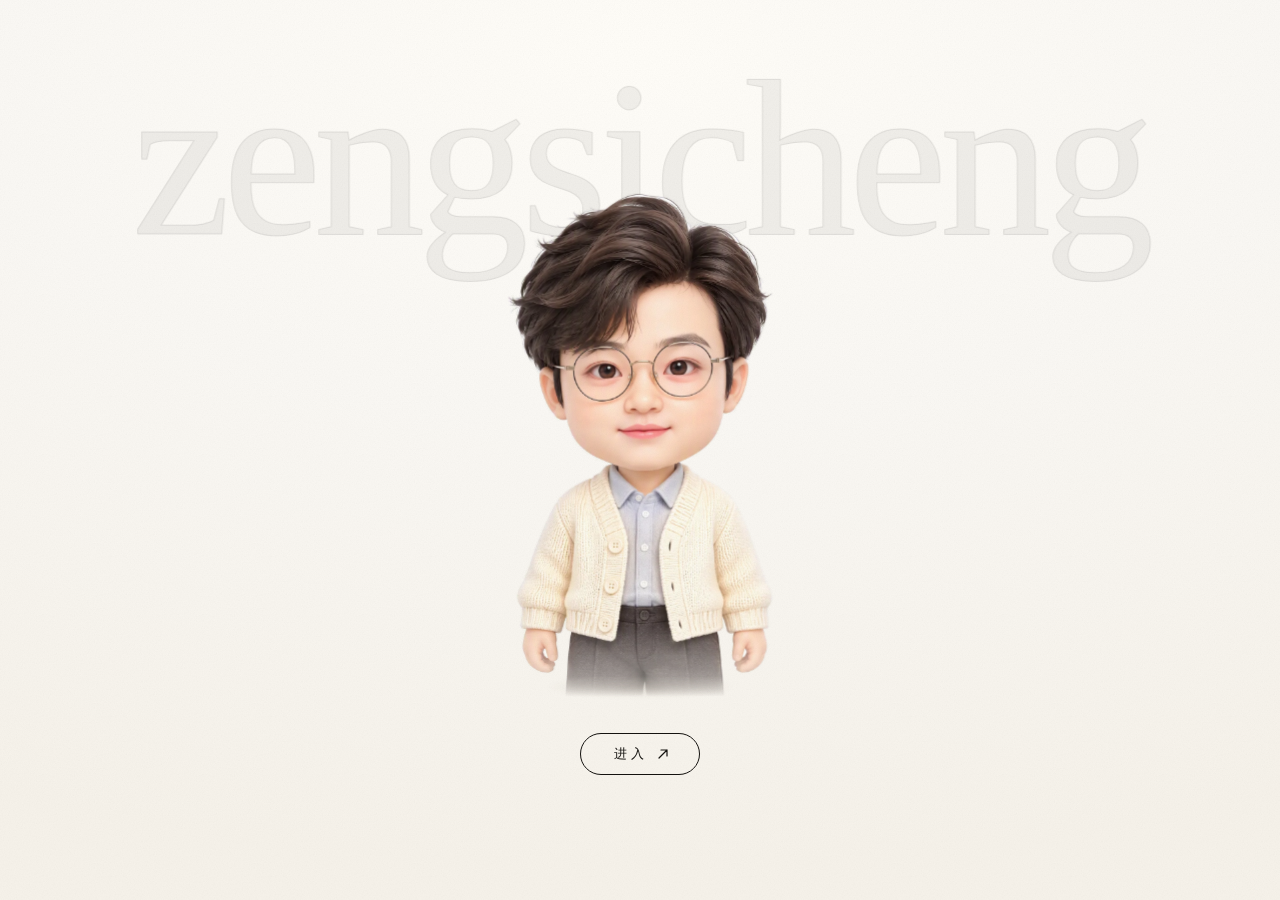
<file: index.html>
<!DOCTYPE html>
<html lang="zh-CN">
<head>
<meta charset="UTF-8">
<meta name="viewport" content="width=device-width, initial-scale=1.0">
<title>zengsicheng · 曾思诚</title>
<meta name="description" content="曾思诚的个人网站：数据分析、产品设计与科研作品。">
<meta name="theme-color" content="#faf8f4">
<link rel="icon" href="/favicon.svg" type="image/svg+xml">
<link rel="apple-touch-icon" href="/apple-touch-icon.png">
<link rel="preload" href="assets/img/welcome/avatar.webp" as="image" fetchpriority="high">
<link rel="stylesheet" href="assets/css/welcome.css">
</head>
<body class="welcome" id="top">

<div class="noise" aria-hidden="true"></div>

<p class="wordmark" aria-hidden="true" data-depth="0.35">zengsicheng</p>

<main class="hero">
  <div class="avatar-wrap">
    <div class="avatar-tilt">
      <img class="avatar-base" src="assets/img/welcome/avatar.webp"
           alt="曾思诚的 Q 版形象" width="800" height="1513" fetchpriority="high" decoding="async">
      <img class="avatar-eyes" src="assets/img/welcome/avatar-eyes.webp"
           alt="" aria-hidden="true" width="800" height="1513" decoding="async">
      <img class="avatar-blink" src="assets/img/welcome/avatar-blink.webp"
           alt="" aria-hidden="true" width="800" height="1513" decoding="async">
    </div>
    <span class="avatar-shadow" aria-hidden="true"></span>
  </div>

  <h1 class="visually-hidden">曾思诚的个人网站</h1>

  <div class="hero-foot">
    <a class="enter" href="home.html" id="enterBtn">
      <span class="enter-label">进入</span>
      <span class="enter-arrow" aria-hidden="true">
        <svg width="12" height="12" viewBox="0 0 12 12" fill="none">
          <path d="M2 10 10 2M4 2h6v6" stroke="currentColor" stroke-width="1.2"
                stroke-linecap="round" stroke-linejoin="round"/>
        </svg>
      </span>
    </a>
  </div>
</main>

<script src="assets/js/welcome.js"></script>
</body>
</html>
</file>
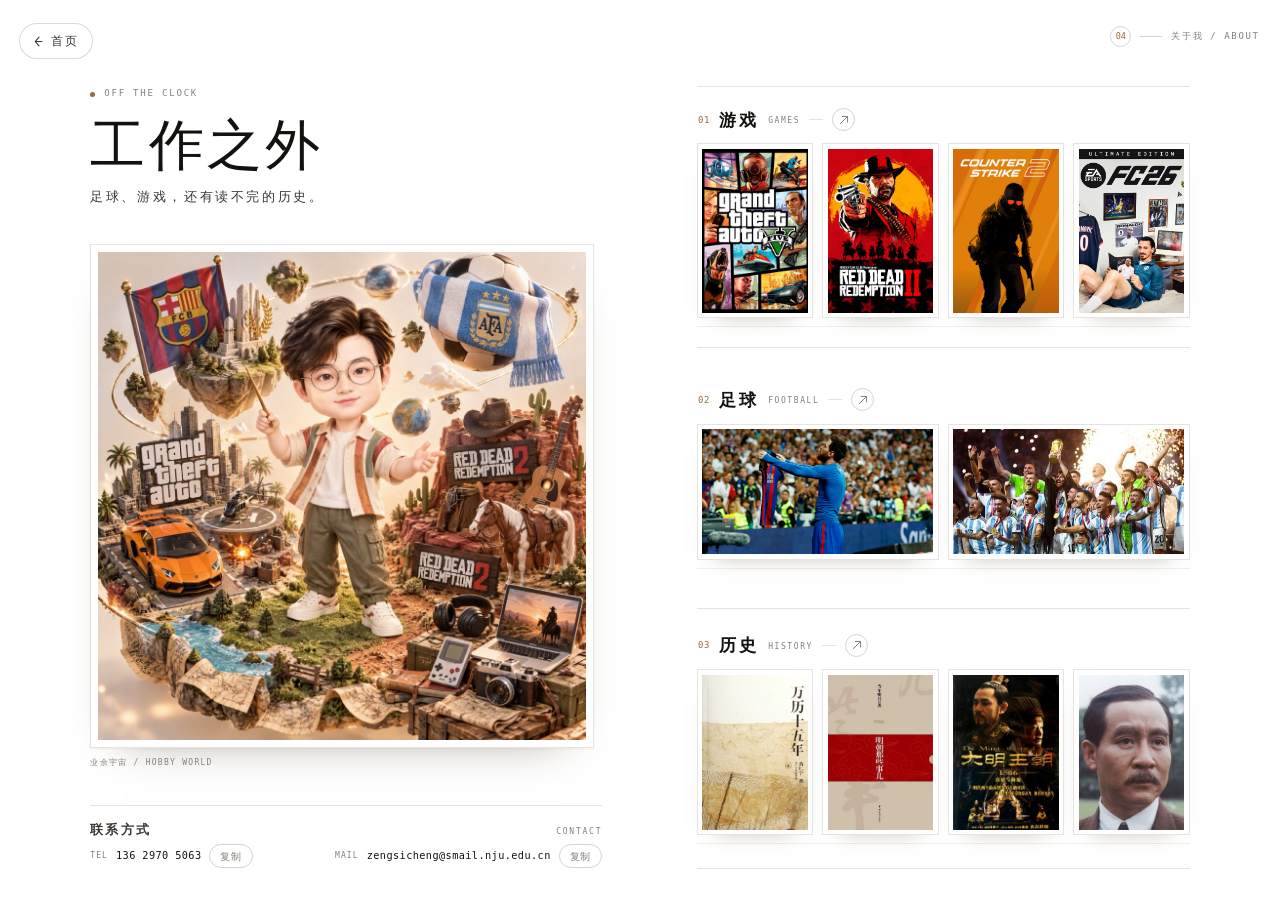
<file: about.html>
<!DOCTYPE html>
<html lang="zh-CN">
<head>
<meta charset="UTF-8">
<meta name="viewport" content="width=device-width, initial-scale=1.0">
<title>关于我 · 曾思诚</title>
<meta name="description" content="曾思诚在工作之外：游戏、足球与历史，以及联系方式。">
<link rel="canonical" href="https://zengsicheng.top/about.html">
<meta property="og:type" content="website">
<meta property="og:site_name" content="曾思诚">
<meta property="og:locale" content="zh_CN">
<meta property="og:title" content="关于我 · 曾思诚">
<meta property="og:description" content="曾思诚在工作之外：游戏、足球与历史，以及联系方式。">
<meta property="og:url" content="https://zengsicheng.top/about.html">
<meta property="og:image" content="https://zengsicheng.top/assets/img/og-cover.jpg">
<meta property="og:image:width" content="1200">
<meta property="og:image:height" content="630">
<meta name="twitter:card" content="summary_large_image">
<meta name="theme-color" content="#faf8f4">
<link rel="icon" href="/favicon.svg" type="image/svg+xml">
<link rel="alternate icon" href="/favicon.ico" sizes="32x32">
<link rel="apple-touch-icon" href="/apple-touch-icon.png">
<link rel="stylesheet" href="assets/css/style.css">
</head>
<body class="about-page" id="top">

<a class="back-home" href="home.html">
  <svg class="back-icon" width="13" height="13" viewBox="0 0 13 13" fill="none" aria-hidden="true">
    <path d="M8 2.2 4.2 6.5 8 10.8M4.4 6.5H11" stroke="currentColor" stroke-width="1.1"
      stroke-linecap="round" stroke-linejoin="round"/>
  </svg>
  <span>首页</span>
</a>

<p class="about-topmark">
  <span class="about-topmark-no">04</span>
  <span class="about-topmark-line" aria-hidden="true"></span>
  关于我 / ABOUT
</p>

<main class="about">

  <!-- 左：身份 · 插画 · 联系方式 -->
  <section class="about-id" aria-labelledby="about-title">
    <header class="about-head">
      <p class="about-eyebrow"><span class="about-dot" aria-hidden="true"></span>OFF THE CLOCK</p>
      <h1 class="about-title" id="about-title">工作之外</h1>
      <p class="about-sub">足球、游戏，还有读不完的历史。</p>
    </header>

    <figure class="about-print">
      <span class="about-print-frame">
        <img src="assets/img/about/hobby-world.jpg" width="1000" height="1000"
          alt="把游戏、足球与历史收藏在一个微缩世界里的插画：GTA、荒野大镖客、巴萨旗帜、阿根廷围巾、足球场与旧书">
      </span>
      <figcaption>
        <span>业余宇宙 / HOBBY WORLD</span>
      </figcaption>
    </figure>

    <section class="about-contact" aria-labelledby="contact-title">
      <div class="contact-head">
        <h2 class="contact-title" id="contact-title">联系方式</h2>
        <span class="contact-en">CONTACT</span>
      </div>

      <div class="contact-list">
        <div class="contact-item">
          <span class="contact-label">TEL</span>
          <a class="contact-value" href="tel:13629705063">136 2970 5063</a>
          <button class="contact-copy" type="button" data-copy="13629705063"
            aria-label="复制手机号 136 2970 5063">复制</button>
        </div>

        <div class="contact-item">
          <span class="contact-label">MAIL</span>
          <a class="contact-value" href="mailto:zengsicheng@smail.nju.edu.cn">zengsicheng@smail.nju.edu.cn</a>
          <button class="contact-copy" type="button" data-copy="zengsicheng@smail.nju.edu.cn"
            aria-label="复制邮箱 zengsicheng@smail.nju.edu.cn">复制</button>
        </div>
      </div>
    </section>
  </section>

  <!-- 右：三排收藏 -->
  <div class="about-shelves" aria-label="我的爱好">

    <button class="shelf shelf--games" type="button" data-hobby="games"
      aria-haspopup="dialog" aria-controls="hobbySheet"
      aria-label="游戏：GTA 系列、荒野大镖客 2、CS2、FC 系列，查看详情">
      <span class="shelf-head">
        <span class="shelf-no">01</span>
        <span class="shelf-name">游戏</span>
        <span class="shelf-en">GAMES</span>
        <span class="shelf-rule" aria-hidden="true"></span>
        <span class="shelf-go" aria-hidden="true">
          <svg width="10" height="10" viewBox="0 0 11 11" fill="none">
            <path d="M1.6 9.4 9.4 1.6M3.4 1.6h6v6" stroke="currentColor" stroke-width="1.1"
              stroke-linecap="round" stroke-linejoin="round"/>
          </svg>
        </span>
      </span>
      <span class="shelf-items">
        <span class="shelf-frame" data-cap="GTA V">
          <img src="assets/img/about/game-gta.jpg" width="600" height="900" alt="GTA V 封面">
        </span>
        <span class="shelf-frame" data-cap="荒野大镖客 2">
          <img src="assets/img/about/game-rdr2.jpg" width="600" height="900" alt="荒野大镖客 2 封面">
        </span>
        <span class="shelf-frame" data-cap="CS2">
          <img src="assets/img/about/game-cs2.jpg" width="600" height="900" alt="Counter-Strike 2 封面">
        </span>
        <span class="shelf-frame" data-cap="FC 26">
          <img src="assets/img/about/game-fc.jpg" width="800" height="1200"
            alt="EA SPORTS FC 26 终极版封面">
        </span>
      </span>
    </button>

    <button class="shelf shelf--football" type="button" data-hobby="football"
      aria-haspopup="dialog" aria-controls="hobbySheet"
      aria-label="足球：主队阿根廷与巴塞罗那，查看详情">
      <span class="shelf-head">
        <span class="shelf-no">02</span>
        <span class="shelf-name">足球</span>
        <span class="shelf-en">FOOTBALL</span>
        <span class="shelf-rule" aria-hidden="true"></span>
        <span class="shelf-go" aria-hidden="true">
          <svg width="10" height="10" viewBox="0 0 11 11" fill="none">
            <path d="M1.6 9.4 9.4 1.6M3.4 1.6h6v6" stroke="currentColor" stroke-width="1.1"
              stroke-linecap="round" stroke-linejoin="round"/>
          </svg>
        </span>
      </span>
      <span class="shelf-items">
        <span class="shelf-frame" data-cap="伯纳乌">
          <img src="assets/img/about/football-bernabeu.jpg" width="1500" height="844"
            alt="梅西在伯纳乌举起巴萨球衣庆祝">
        </span>
        <span class="shelf-frame" data-cap="卡塔尔">
          <img src="assets/img/about/football-worldcup.jpg" width="448" height="252"
            alt="梅西与阿根廷队在卡塔尔捧起大力神杯">
        </span>
      </span>
    </button>

    <button class="shelf shelf--history" type="button" data-hobby="history"
      aria-haspopup="dialog" aria-controls="hobbySheet"
      aria-label="历史：万历十五年、明朝那些事儿、大明王朝 1566、走向共和，查看详情">
      <span class="shelf-head">
        <span class="shelf-no">03</span>
        <span class="shelf-name">历史</span>
        <span class="shelf-en">HISTORY</span>
        <span class="shelf-rule" aria-hidden="true"></span>
        <span class="shelf-go" aria-hidden="true">
          <svg width="10" height="10" viewBox="0 0 11 11" fill="none">
            <path d="M1.6 9.4 9.4 1.6M3.4 1.6h6v6" stroke="currentColor" stroke-width="1.1"
              stroke-linecap="round" stroke-linejoin="round"/>
          </svg>
        </span>
      </span>
      <span class="shelf-items">
        <span class="shelf-frame" data-cap="万历十五年">
          <img src="assets/img/about/book-wanli.jpg" width="600" height="859" alt="《万历十五年》封面">
        </span>
        <span class="shelf-frame" data-cap="明朝那些事儿">
          <img src="assets/img/about/book-ming.jpg" width="300" height="444" alt="《明朝那些事儿》封面">
        </span>
        <span class="shelf-frame" data-cap="大明王朝 1566">
          <img src="assets/img/about/tv-daming.jpg" width="500" height="700" alt="《大明王朝 1566》海报">
        </span>
        <span class="shelf-frame" data-cap="孙中山">
          <img src="assets/img/about/history-sunwen.jpg" width="256" height="384" alt="《走向共和》中孙中山的剧照">
        </span>
      </span>
    </button>

  </div>
</main>

<!-- 浮窗：收藏详情 -->
<div class="hobby-sheet" id="hobbySheet">
  <div class="hobby-panel" role="dialog" aria-modal="true" aria-labelledby="hobby-games-title" tabindex="-1">
    <button class="hobby-close" type="button" aria-label="关闭详情">
      <svg width="14" height="14" viewBox="0 0 16 16" fill="none" aria-hidden="true">
        <path d="M3 3l10 10M13 3 3 13" stroke="currentColor" stroke-width="1.3" stroke-linecap="round"/>
      </svg>
    </button>

    <div class="hobby-views">

      <section class="hobby-view hobby-view--games" data-view="games" aria-labelledby="hobby-games-title">
        <header class="hobby-head">
          <p class="hobby-kicker"><span class="hobby-no">01</span> GAMES / 游戏</p>
          <h2 class="hobby-title" id="hobby-games-title">游戏</h2>
          <p class="hobby-line">在洛圣都、西部荒野和服务器里度过的夜晚。</p>
        </header>
        <div class="hobby-rail">
          <figure class="hobby-shot"><img src="assets/img/about/game-gta.jpg" width="600" height="900" alt="GTA V 封面"></figure>
          <figure class="hobby-shot"><img src="assets/img/about/game-rdr2.jpg" width="600" height="900" alt="荒野大镖客 2 封面"></figure>
          <figure class="hobby-shot"><img src="assets/img/about/game-cs2.jpg" width="600" height="900" alt="Counter-Strike 2 封面"></figure>
          <figure class="hobby-shot"><img src="assets/img/about/game-fc.jpg" width="800" height="1200" alt="EA SPORTS FC 26 终极版封面"></figure>
        </div>
        <footer class="hobby-foot">
          <ul class="hobby-tags">
            <li>GTA 系列</li>
            <li>荒野大镖客 2</li>
            <li>CS2</li>
            <li>FC 系列</li>
          </ul>
        </footer>
      </section>

      <section class="hobby-view hobby-view--football" data-view="football" aria-labelledby="hobby-football-title">
        <header class="hobby-head">
          <p class="hobby-kicker"><span class="hobby-no">02</span> FOOTBALL / 足球</p>
          <h2 class="hobby-title" id="hobby-football-title">足球</h2>
          <p class="hobby-line">主队是阿根廷和巴塞罗那。</p>
        </header>
        <div class="hobby-rail">
          <figure class="hobby-shot"><img src="assets/img/about/football-bernabeu.jpg" width="1500" height="844" alt="梅西在伯纳乌举起巴萨球衣庆祝"></figure>
          <figure class="hobby-shot"><img src="assets/img/about/football-worldcup.jpg" width="448" height="252" alt="梅西与阿根廷队在卡塔尔捧起大力神杯"></figure>
        </div>
        <footer class="hobby-foot">
          <ul class="hobby-tags">
            <li>阿根廷</li>
            <li>巴塞罗那</li>
            <li>梅西</li>
          </ul>
        </footer>
      </section>

      <section class="hobby-view hobby-view--history" data-view="history" aria-labelledby="hobby-history-title">
        <header class="hobby-head">
          <p class="hobby-kicker"><span class="hobby-no">03</span> HISTORY / 历史</p>
          <h2 class="hobby-title" id="hobby-history-title">历史</h2>
          <p class="hobby-line">明史、近代史，书和剧都看。</p>
        </header>
        <div class="hobby-rail">
          <figure class="hobby-shot"><img src="assets/img/about/book-wanli.jpg" width="600" height="859" alt="《万历十五年》封面"></figure>
          <figure class="hobby-shot"><img src="assets/img/about/book-ming.jpg" width="300" height="444" alt="《明朝那些事儿》封面"></figure>
          <figure class="hobby-shot"><img src="assets/img/about/tv-daming.jpg" width="500" height="700" alt="《大明王朝 1566》海报"></figure>
          <figure class="hobby-shot"><img src="assets/img/about/history-sunwen.jpg" width="256" height="384" alt="《走向共和》中孙中山的剧照"></figure>
        </div>
        <footer class="hobby-foot">
          <ul class="hobby-tags">
            <li>万历十五年</li>
            <li>明朝那些事儿</li>
            <li>大明王朝 1566</li>
            <li>走向共和</li>
          </ul>
        </footer>
      </section>

    </div>
  </div>
</div>

<p class="visually-hidden" aria-live="polite" id="copyStatus"></p>

<script src="assets/js/about.js"></script>
</body>
</html>
</file>
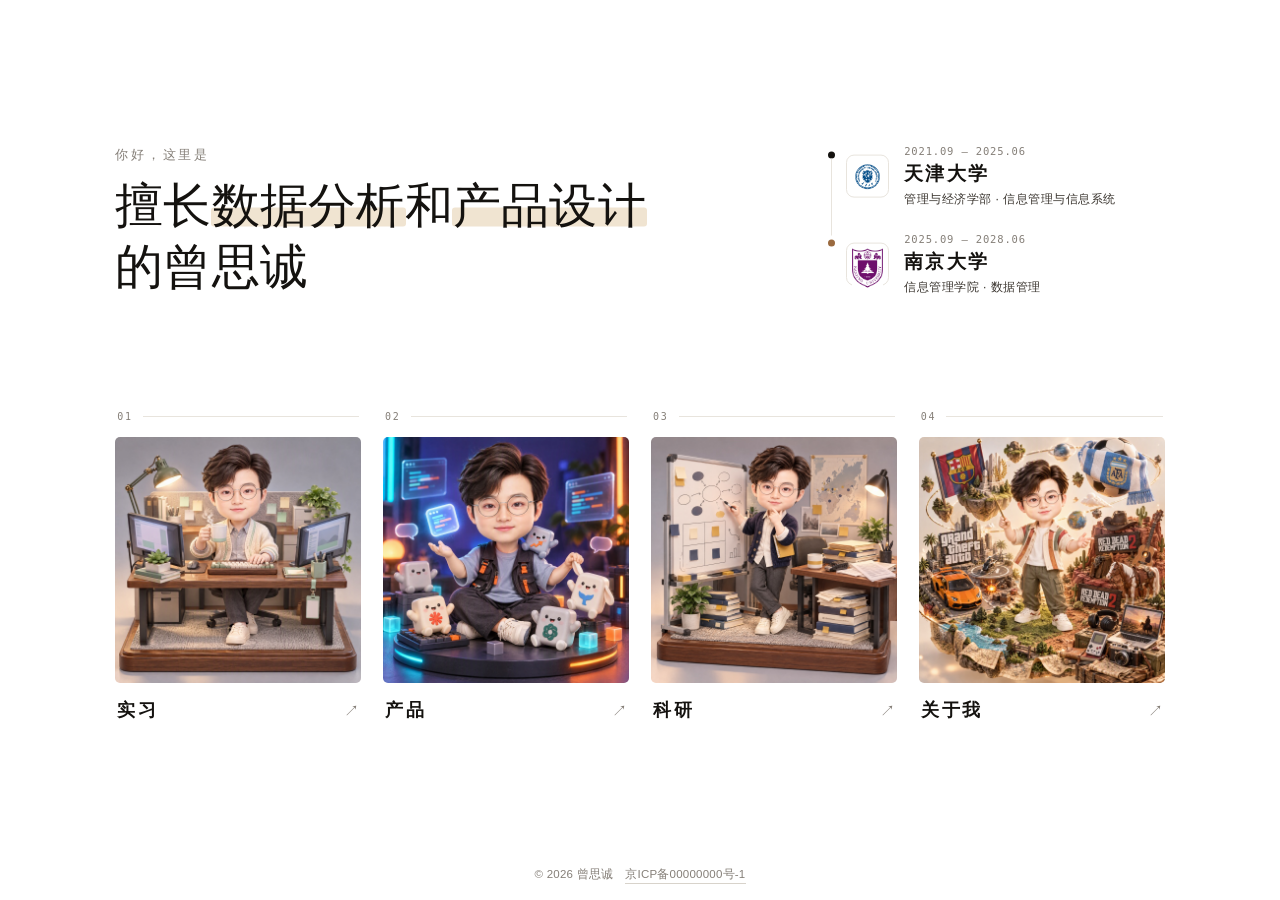
<file: home.html>
<!DOCTYPE html>
<html lang="zh-CN">
<head>
<meta charset="UTF-8">
<meta name="viewport" content="width=device-width, initial-scale=1.0">
<title>曾思诚 · 数据分析与产品设计</title>
<meta name="description" content="曾思诚的个人主页：擅长数据分析与产品设计，天津大学信息管理与信息系统本科，南京大学数据管理硕士研究生在读。">
<link rel="canonical" href="https://zengsicheng.top/home.html">
<meta property="og:type" content="website">
<meta property="og:site_name" content="曾思诚">
<meta property="og:locale" content="zh_CN">
<meta property="og:title" content="曾思诚 · 数据分析与产品设计">
<meta property="og:description" content="曾思诚的个人主页：擅长数据分析与产品设计，天津大学信息管理与信息系统本科，南京大学数据管理硕士研究生在读。">
<meta property="og:url" content="https://zengsicheng.top/home.html">
<meta property="og:image" content="https://zengsicheng.top/assets/img/og-cover.jpg">
<meta property="og:image:width" content="1200">
<meta property="og:image:height" content="630">
<meta name="twitter:card" content="summary_large_image">
<meta name="theme-color" content="#faf8f4">
<link rel="icon" href="/favicon.svg" type="image/svg+xml">
<link rel="alternate icon" href="/favicon.ico" sizes="32x32">
<link rel="apple-touch-icon" href="/apple-touch-icon.png">
<link rel="stylesheet" href="assets/css/style.css">
</head>
<body class="home" id="top">

<main class="stage">
  <div class="stage-top">
    <h1 class="headline">
      <span class="headline-eyebrow">你好，这里是</span>
      <span class="headline-line">擅长<em class="hl">数据分析</em>和<em class="hl">产品设计</em></span>
      <span class="headline-line">的曾思诚</span>
    </h1>

    <ol class="edu-list" aria-label="教育背景">
      <li class="edu-item">
        <span class="edu-dot" aria-hidden="true"></span>
        <span class="edu-logo">
          <img src="assets/img/logo-tju.png" alt="天津大学校徽">
        </span>
        <div class="edu-body">
          <p class="edu-date">2021.09 — 2025.06</p>
          <p class="edu-school">天津大学</p>
          <p class="edu-detail">管理与经济学部 · 信息管理与信息系统</p>
        </div>
      </li>

      <li class="edu-item">
        <span class="edu-dot" aria-hidden="true"></span>
        <span class="edu-logo">
          <img src="assets/img/logo-nju.png" alt="南京大学校徽">
        </span>
        <div class="edu-body">
          <p class="edu-date">2025.09 — 2028.06</p>
          <p class="edu-school">南京大学</p>
          <p class="edu-detail">信息管理学院 · 数据管理</p>
        </div>
      </li>
    </ol>
  </div>

  <nav class="entries" aria-label="页面导航">
    <a class="entry" href="internship.html">
      <span class="entry-meta">
        <span class="entry-no">01</span>
        <span class="entry-rule" aria-hidden="true"></span>
      </span>
      <span class="entry-media">
        <img src="assets/img/nav-internship.jpg" alt="实习">
      </span>
      <span class="entry-label">
        <span class="entry-name">实习</span>
        <span class="entry-arrow" aria-hidden="true">↗</span>
      </span>
    </a>

    <a class="entry" href="product.html">
      <span class="entry-meta">
        <span class="entry-no">02</span>
        <span class="entry-rule" aria-hidden="true"></span>
      </span>
      <span class="entry-media">
        <img src="assets/img/nav-product.jpg" alt="产品">
      </span>
      <span class="entry-label">
        <span class="entry-name">产品</span>
        <span class="entry-arrow" aria-hidden="true">↗</span>
      </span>
    </a>

    <a class="entry" href="research.html">
      <span class="entry-meta">
        <span class="entry-no">03</span>
        <span class="entry-rule" aria-hidden="true"></span>
      </span>
      <span class="entry-media">
        <img src="assets/img/nav-research.jpg" alt="科研">
      </span>
      <span class="entry-label">
        <span class="entry-name">科研</span>
        <span class="entry-arrow" aria-hidden="true">↗</span>
      </span>
    </a>

    <a class="entry" href="about.html">
      <span class="entry-meta">
        <span class="entry-no">04</span>
        <span class="entry-rule" aria-hidden="true"></span>
      </span>
      <span class="entry-media">
        <img src="assets/img/nav-about.jpg" alt="关于我">
      </span>
      <span class="entry-label">
        <span class="entry-name">关于我</span>
        <span class="entry-arrow" aria-hidden="true">↗</span>
      </span>
    </a>
  </nav>
</main>

<footer class="site-legal">
  <span>© 2026 曾思诚</span>
  <a href="https://beian.miit.gov.cn/" target="_blank" rel="noopener">京ICP备00000000号-1</a>
</footer>
</body>
</html>
</file>
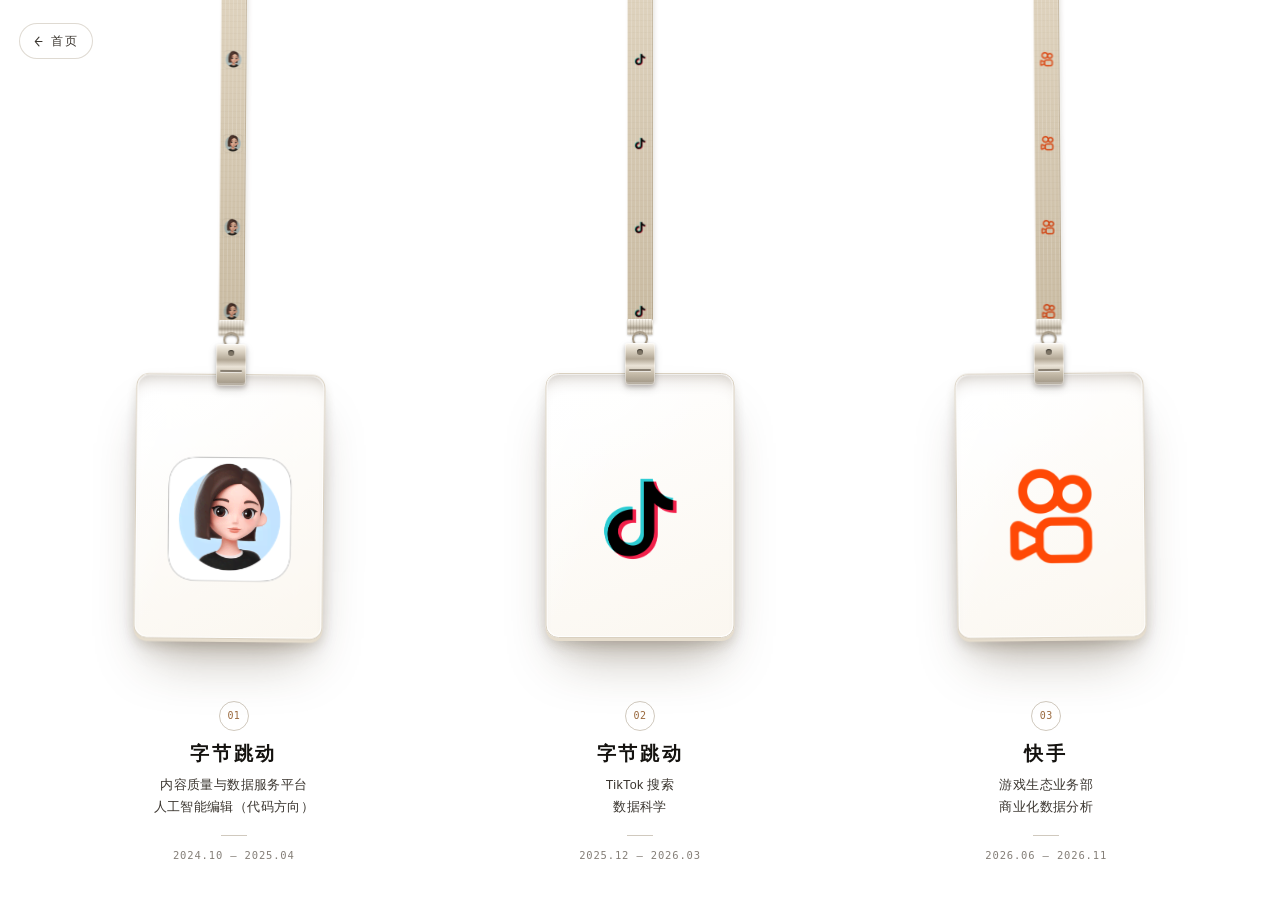
<file: internship.html>
<!DOCTYPE html>
<html lang="zh-CN">
<head>
<meta charset="UTF-8">
<meta name="viewport" content="width=device-width, initial-scale=1.0">
<title>实习 · 曾思诚</title>
<meta name="description" content="曾思诚的实习经历：字节跳动、TikTok 搜索、快手。">
<link rel="canonical" href="https://zengsicheng.top/internship.html">
<meta property="og:type" content="website">
<meta property="og:site_name" content="曾思诚">
<meta property="og:locale" content="zh_CN">
<meta property="og:title" content="实习 · 曾思诚">
<meta property="og:description" content="曾思诚的实习经历：字节跳动、TikTok 搜索、快手。">
<meta property="og:url" content="https://zengsicheng.top/internship.html">
<meta property="og:image" content="https://zengsicheng.top/assets/img/og-cover.jpg">
<meta property="og:image:width" content="1200">
<meta property="og:image:height" content="630">
<meta name="twitter:card" content="summary_large_image">
<meta name="theme-color" content="#faf8f4">
<link rel="icon" href="/favicon.svg" type="image/svg+xml">
<link rel="alternate icon" href="/favicon.ico" sizes="32x32">
<link rel="apple-touch-icon" href="/apple-touch-icon.png">
<link rel="stylesheet" href="assets/css/style.css">
</head>
<body class="intern-page" id="top">

<a class="back-home" href="home.html">
  <svg class="back-icon" width="13" height="13" viewBox="0 0 13 13" fill="none" aria-hidden="true">
    <path d="M8 2.2 4.2 6.5 8 10.8M4.4 6.5H11" stroke="currentColor" stroke-width="1.1"
      stroke-linecap="round" stroke-linejoin="round"/>
  </svg>
  <span>首页</span>
</a>

<main class="intern-main">
  <h1 class="visually-hidden">实习</h1>

  <div class="board">
    <!-- 01 -->
    <article class="intern-cell">
      <div class="hang">
        <div class="pendulum">
          <span class="cord" aria-hidden="true"></span>
          <span class="crimp" aria-hidden="true"></span>
          <span class="ring" aria-hidden="true"></span>
          <span class="clip" aria-hidden="true"></span>
          <div class="badge">
            <img class="badge-logo" src="assets/img/intern-doubao.png" alt="豆包">
          </div>
        </div>
      </div>
      <div class="intern-info">
        <span class="intern-index">01</span>
        <h2 class="intern-company">字节跳动</h2>
        <p class="intern-role">内容质量与数据服务平台<br>人工智能编辑（代码方向）</p>
        <p class="intern-time">2024.10 — 2025.04</p>
      </div>
    </article>

    <!-- 02 -->
    <article class="intern-cell">
      <div class="hang">
        <div class="pendulum">
          <span class="cord" aria-hidden="true"></span>
          <span class="crimp" aria-hidden="true"></span>
          <span class="ring" aria-hidden="true"></span>
          <span class="clip" aria-hidden="true"></span>
          <div class="badge">
            <img class="badge-logo" src="assets/img/intern-tiktok.png" alt="TikTok">
          </div>
        </div>
      </div>
      <div class="intern-info">
        <span class="intern-index">02</span>
        <h2 class="intern-company">字节跳动</h2>
        <p class="intern-role">TikTok 搜索<br>数据科学</p>
        <p class="intern-time">2025.12 — 2026.03</p>
      </div>
    </article>

    <!-- 03 -->
    <article class="intern-cell">
      <div class="hang">
        <div class="pendulum">
          <span class="cord" aria-hidden="true"></span>
          <span class="crimp" aria-hidden="true"></span>
          <span class="ring" aria-hidden="true"></span>
          <span class="clip" aria-hidden="true"></span>
          <div class="badge">
            <img class="badge-logo" src="assets/img/intern-kuaishou.png" alt="快手">
          </div>
        </div>
      </div>
      <div class="intern-info">
        <span class="intern-index">03</span>
        <h2 class="intern-company">快手</h2>
        <p class="intern-role">游戏生态业务部<br>商业化数据分析</p>
        <p class="intern-time">2026.06 — 2026.11</p>
      </div>
    </article>
  </div>
</main>

<script src="assets/js/badges.js"></script>
</body>
</html>
</file>
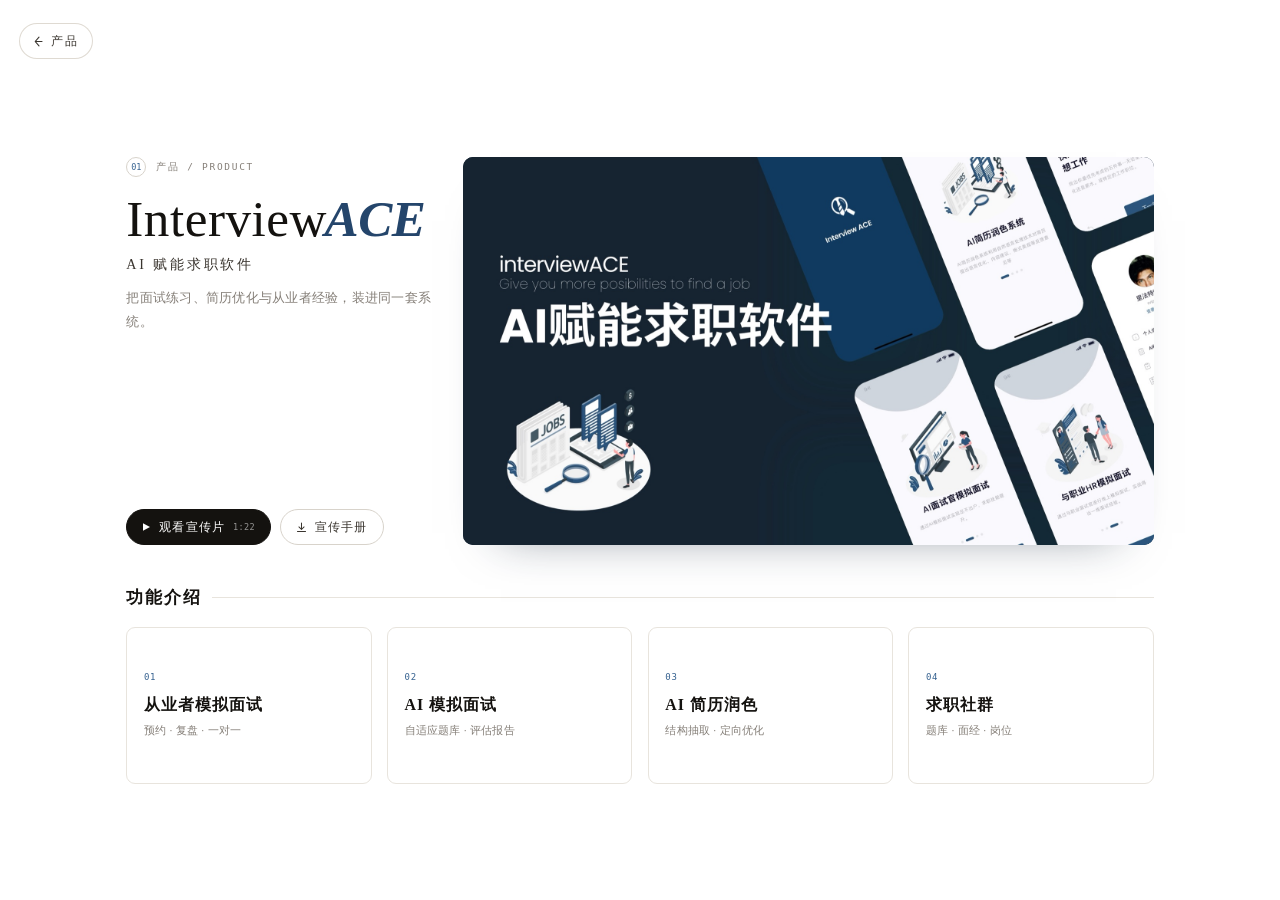
<file: interviewace.html>
<!DOCTYPE html>
<html lang="zh-CN">
<head>
<meta charset="UTF-8">
<meta name="viewport" content="width=device-width, initial-scale=1.0">
<title>InterviewACE · 互联网产品设计 · 曾思诚</title>
<meta name="description" content="InterviewACE：AI 赋能求职软件。功能介绍与产品原型。">
<link rel="canonical" href="https://zengsicheng.top/interviewace.html">
<meta property="og:type" content="website">
<meta property="og:site_name" content="曾思诚">
<meta property="og:locale" content="zh_CN">
<meta property="og:title" content="InterviewACE · 互联网产品设计 · 曾思诚">
<meta property="og:description" content="InterviewACE：AI 赋能求职软件。功能介绍与产品原型。">
<meta property="og:url" content="https://zengsicheng.top/interviewace.html">
<meta property="og:image" content="https://zengsicheng.top/assets/img/og-cover.jpg">
<meta property="og:image:width" content="1200">
<meta property="og:image:height" content="630">
<meta name="twitter:card" content="summary_large_image">
<meta name="theme-color" content="#faf8f4">
<link rel="icon" href="/favicon.svg" type="image/svg+xml">
<link rel="alternate icon" href="/favicon.ico" sizes="32x32">
<link rel="apple-touch-icon" href="/apple-touch-icon.png">
<link rel="stylesheet" href="assets/css/style.css">
</head>
<body class="iac-page" id="top">

<a class="back-home" href="product.html">
  <svg class="back-icon" width="13" height="13" viewBox="0 0 13 13" fill="none" aria-hidden="true">
    <path d="M8 2.2 4.2 6.5 8 10.8M4.4 6.5H11" stroke="currentColor" stroke-width="1.1"
      stroke-linecap="round" stroke-linejoin="round"/>
  </svg>
  <span>产品</span>
</a>

<main class="iac">

  <!-- ================= TOP ================= -->
  <div class="iac-top">
    <div class="iac-head">
      <p class="iac-eyebrow"><span class="iac-no">01</span>产品 / PRODUCT</p>

      <h1 class="iac-title">Interview<span class="iac-title-accent">ACE</span></h1>
      <p class="iac-sub">AI 赋能求职软件</p>
      <p class="iac-desc">把面试练习、简历优化与从业者经验，装进同一套系统。</p>

      <div class="iac-actions">
        <button class="iac-btn iac-btn--dark" type="button" data-video>
          <svg width="9" height="10" viewBox="0 0 9 10" fill="none" aria-hidden="true">
            <path d="M1 1.2 8 5 1 8.8V1.2Z" fill="currentColor"/>
          </svg>
          观看宣传片
          <em>1:22</em>
        </button>

        <a class="iac-btn iac-btn--ghost" href="assets/pdf/interviewace-brochure.pdf"
          download="InterviewACE 宣传手册.pdf">
          <svg width="11" height="11" viewBox="0 0 12 12" fill="none" aria-hidden="true">
            <path d="M6 1v7M3.2 5.4 6 8.2l2.8-2.8M1.6 10.4h8.8" stroke="currentColor" stroke-width="1.1"
              stroke-linecap="round" stroke-linejoin="round"/>
          </svg>
          宣传手册
        </a>
      </div>
    </div>

    <button class="iac-banner" type="button" data-video aria-label="播放 InterviewACE 宣传片">
      <img src="assets/img/product/ia-banner.jpg" alt="InterviewACE 品牌封面：AI 赋能求职软件">
      <span class="iac-banner-chip">
        <svg width="8" height="9" viewBox="0 0 9 10" fill="none" aria-hidden="true">
          <path d="M1 1.2 8 5 1 8.8V1.2Z" fill="currentColor"/>
        </svg>
        宣传片 1:22
      </span>
    </button>
  </div>

  <!-- ================= FEATURES ================= -->
  <section class="iac-feats">
    <div class="blk-head">
      <h2 class="blk-title">功能介绍</h2>
      <span class="blk-rule"></span>
    </div>

    <div class="feat-grid">
      <button class="feat" type="button" data-feat="hr">
        <span class="feat-idx">01</span>
        <span class="feat-body">
          <span class="feat-name">从业者模拟面试</span>
          <span class="feat-line">预约 · 复盘 · 一对一</span>
        </span>
        <span class="feat-go" aria-hidden="true">
          <svg width="10" height="10" viewBox="0 0 11 11" fill="none">
            <path d="M1.6 9.4 9.4 1.6M3.4 1.6h6v6" stroke="currentColor" stroke-width="1.1"
              stroke-linecap="round" stroke-linejoin="round"/>
          </svg>
        </span>
      </button>

      <button class="feat" type="button" data-feat="ai">
        <span class="feat-idx">02</span>
        <span class="feat-body">
          <span class="feat-name">AI 模拟面试</span>
          <span class="feat-line">自适应题库 · 评估报告</span>
        </span>
        <span class="feat-go" aria-hidden="true">
          <svg width="10" height="10" viewBox="0 0 11 11" fill="none">
            <path d="M1.6 9.4 9.4 1.6M3.4 1.6h6v6" stroke="currentColor" stroke-width="1.1"
              stroke-linecap="round" stroke-linejoin="round"/>
          </svg>
        </span>
      </button>

      <button class="feat" type="button" data-feat="resume">
        <span class="feat-idx">03</span>
        <span class="feat-body">
          <span class="feat-name">AI 简历润色</span>
          <span class="feat-line">结构抽取 · 定向优化</span>
        </span>
        <span class="feat-go" aria-hidden="true">
          <svg width="10" height="10" viewBox="0 0 11 11" fill="none">
            <path d="M1.6 9.4 9.4 1.6M3.4 1.6h6v6" stroke="currentColor" stroke-width="1.1"
              stroke-linecap="round" stroke-linejoin="round"/>
          </svg>
        </span>
      </button>

      <button class="feat" type="button" data-feat="community">
        <span class="feat-idx">04</span>
        <span class="feat-body">
          <span class="feat-name">求职社群</span>
          <span class="feat-line">题库 · 面经 · 岗位</span>
        </span>
        <span class="feat-go" aria-hidden="true">
          <svg width="10" height="10" viewBox="0 0 11 11" fill="none">
            <path d="M1.6 9.4 9.4 1.6M3.4 1.6h6v6" stroke="currentColor" stroke-width="1.1"
              stroke-linecap="round" stroke-linejoin="round"/>
          </svg>
        </span>
      </button>
    </div>
  </section>

</main>

<!-- ================= FEATURE SHEET ================= -->
<div class="sheet" id="featSheet" role="dialog" aria-modal="true" aria-labelledby="sheetTitle" aria-hidden="true">
  <button class="sheet-close" type="button" aria-label="关闭">
    <svg width="15" height="15" viewBox="0 0 16 16" fill="none" aria-hidden="true">
      <path d="M3 3l10 10M13 3 3 13" stroke="currentColor" stroke-width="1.3" stroke-linecap="round"/>
    </svg>
  </button>

  <div class="sheet-panel" tabindex="-1">
    <h2 class="sheet-title" id="sheetTitle">功能介绍</h2>

    <div class="sheet-body">

      <article class="feat-panel" data-panel="hr">
        <p class="panel-kicker">功能 01</p>
        <h3 class="panel-title">从业者模拟面试</h3>
        <p class="panel-text">为求职者与职业 HR 搭建撮合平台：预约一对一视频模拟，回看复盘并给出改进意见。</p>

        <div class="panel-shots">
          <img src="assets/img/product/ia-hr-3.jpg" alt="在线 HR 列表">
          <img src="assets/img/product/ia-hr-2.jpg" alt="从业者主页与报价">
          <img src="assets/img/product/ia-hr-4.jpg" alt="预约 HR 成功">
        </div>
      </article>

      <article class="feat-panel" data-panel="ai">
        <p class="panel-kicker">功能 02</p>
        <h3 class="panel-title">AI 模拟面试</h3>
        <p class="panel-text">与 AI 面试官实时问答，依据回答内容与行为表现，给出评估与改进建议。</p>

        <div class="panel-shots">
          <img src="assets/img/product/ia-ai-1.jpg" alt="选择 AI 面试官与简历">
          <img src="assets/img/product/ia-ai-2.jpg" alt="视频实时问答">
          <img src="assets/img/product/ia-ai-3.jpg" alt="评估结果与答题模板">
        </div>
      </article>

      <article class="feat-panel" data-panel="resume">
        <p class="panel-kicker">功能 03</p>
        <h3 class="panel-title">AI 简历润色</h3>
        <p class="panel-text">抽取简历中的教育、工作与技能信息并优化表达，同时反哺模拟面试的定向提问。</p>

        <div class="panel-shots">
          <img src="assets/img/product/ia-resume-2.jpg" alt="简历工具与排版">
          <img src="assets/img/product/ia-resume-1.jpg" alt="上传简历">
          <img src="assets/img/product/ia-resume-3.jpg" alt="润色简历与功能选择">
        </div>
      </article>

      <article class="feat-panel" data-panel="community">
        <p class="panel-kicker">功能 04</p>
        <h3 class="panel-title">求职社群</h3>
        <p class="panel-text">汇聚岗位信息与面试心得，沉淀题库与答案示范，把零散经验变成可检索的公共资产。</p>

        <div class="panel-shots">
          <img src="assets/img/product/ia-social-1.jpg" alt="社群交流与资源">
          <img src="assets/img/product/ia-social-2.jpg" alt="岗位信息流">
          <img src="assets/img/product/ia-social-3.jpg" alt="消息与连接">
        </div>
      </article>

    </div>
  </div>
</div>

<!-- ================= VIDEO ================= -->
<div class="vid" id="vidLayer" role="dialog" aria-modal="true" aria-label="InterviewACE 宣传片" aria-hidden="true">
  <button class="vid-close" type="button" aria-label="关闭视频">
    <svg width="16" height="16" viewBox="0 0 16 16" fill="none" aria-hidden="true">
      <path d="M3 3l10 10M13 3 3 13" stroke="currentColor" stroke-width="1.3" stroke-linecap="round"/>
    </svg>
  </button>

  <video id="promoVideo" controls playsinline preload="none" poster="assets/img/product/ia-banner.jpg">
    <source src="assets/video/interviewace-promo.mp4" type="video/mp4">
    你的浏览器不支持视频播放。
  </video>
</div>

<script src="assets/js/product.js"></script>
</body>
</html>
</file>
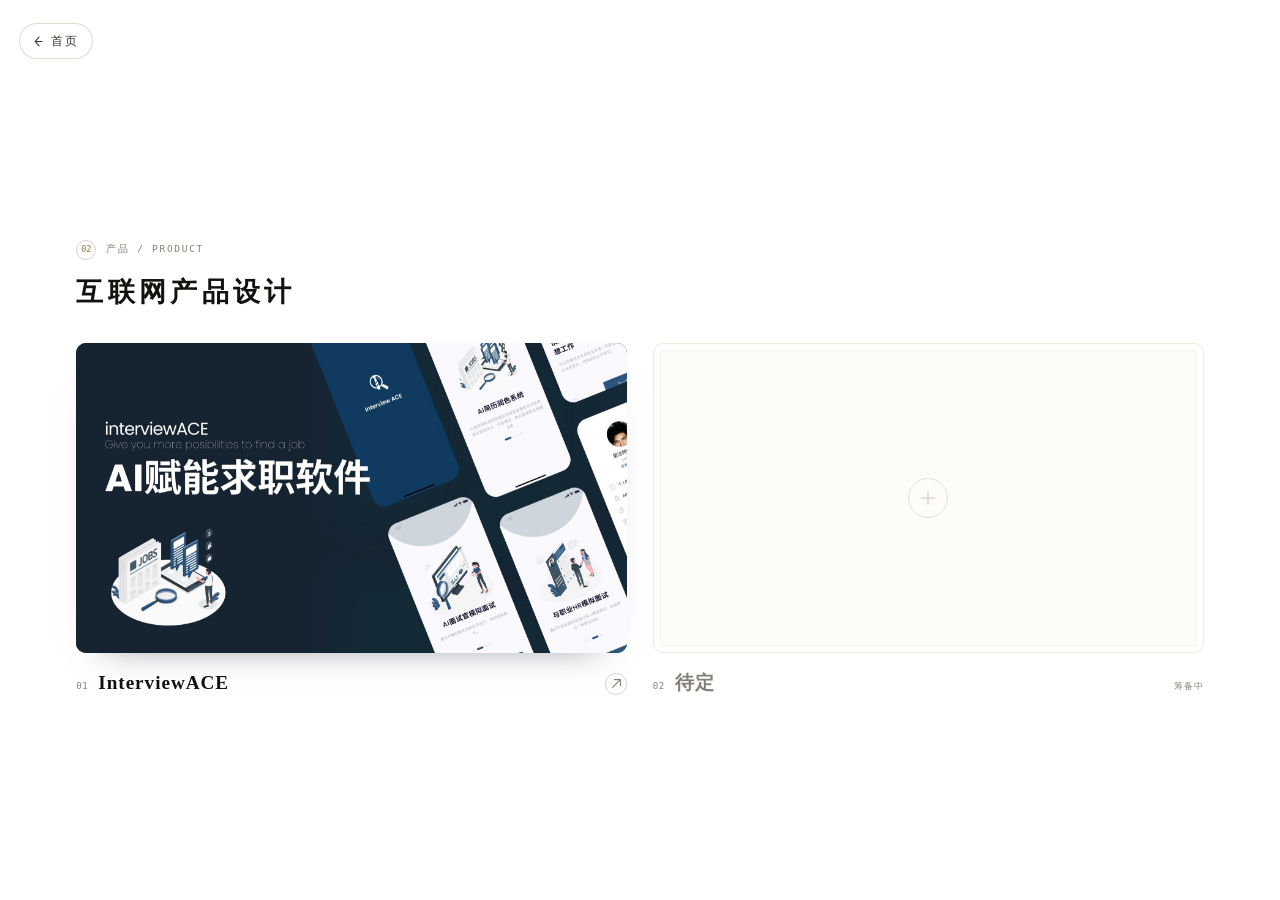
<file: product.html>
<!DOCTYPE html>
<html lang="zh-CN">
<head>
<meta charset="UTF-8">
<meta name="viewport" content="width=device-width, initial-scale=1.0">
<title>互联网产品设计 · 曾思诚</title>
<meta name="description" content="曾思诚的互联网产品设计：InterviewACE，AI 赋能求职软件。">
<link rel="canonical" href="https://zengsicheng.top/product.html">
<meta property="og:type" content="website">
<meta property="og:site_name" content="曾思诚">
<meta property="og:locale" content="zh_CN">
<meta property="og:title" content="互联网产品设计 · 曾思诚">
<meta property="og:description" content="曾思诚的互联网产品设计：InterviewACE，AI 赋能求职软件。">
<meta property="og:url" content="https://zengsicheng.top/product.html">
<meta property="og:image" content="https://zengsicheng.top/assets/img/og-cover.jpg">
<meta property="og:image:width" content="1200">
<meta property="og:image:height" content="630">
<meta name="twitter:card" content="summary_large_image">
<meta name="theme-color" content="#faf8f4">
<link rel="icon" href="/favicon.svg" type="image/svg+xml">
<link rel="alternate icon" href="/favicon.ico" sizes="32x32">
<link rel="apple-touch-icon" href="/apple-touch-icon.png">
<link rel="stylesheet" href="assets/css/style.css">
</head>
<body class="plist-page" id="top">

<a class="back-home" href="home.html">
  <svg class="back-icon" width="13" height="13" viewBox="0 0 13 13" fill="none" aria-hidden="true">
    <path d="M8 2.2 4.2 6.5 8 10.8M4.4 6.5H11" stroke="currentColor" stroke-width="1.1"
      stroke-linecap="round" stroke-linejoin="round"/>
  </svg>
  <span>首页</span>
</a>

<main class="plist">
  <header class="plist-head">
    <p class="plist-eyebrow"><span class="plist-no">02</span>产品 / PRODUCT</p>
    <h1 class="plist-title">互联网产品设计</h1>
  </header>

  <div class="pgrid">

    <a class="pcard" href="interviewace.html">
      <span class="pcard-media">
        <img src="assets/img/product/ia-banner.jpg" alt="InterviewACE 产品封面">
        <span class="pcard-veil">
          <span class="pcard-words">
            <span>AI 模拟面试</span>
            <span>AI 简历润色</span>
            <span>从业者撮合</span>
          </span>
        </span>
      </span>
      <span class="pcard-foot">
        <span class="pcard-idx">01</span>
        <span class="pcard-name">InterviewACE</span>
        <span class="pcard-arrow" aria-hidden="true">
          <svg width="11" height="11" viewBox="0 0 11 11" fill="none">
            <path d="M1.6 9.4 9.4 1.6M3.4 1.6h6v6" stroke="currentColor" stroke-width="1.1"
              stroke-linecap="round" stroke-linejoin="round"/>
          </svg>
        </span>
      </span>
    </a>

    <div class="pcard pcard--soon">
      <span class="pcard-media">
        <span class="pcard-plus" aria-hidden="true">
          <svg width="18" height="18" viewBox="0 0 20 20" fill="none">
            <path d="M10 2.6v14.8M2.6 10h14.8" stroke="currentColor" stroke-width="1.1" stroke-linecap="round"/>
          </svg>
        </span>
      </span>
      <span class="pcard-foot">
        <span class="pcard-idx">02</span>
        <span class="pcard-name">待定</span>
        <span class="pcard-note">筹备中</span>
      </span>
    </div>

  </div>
</main>

</body>
</html>
</file>
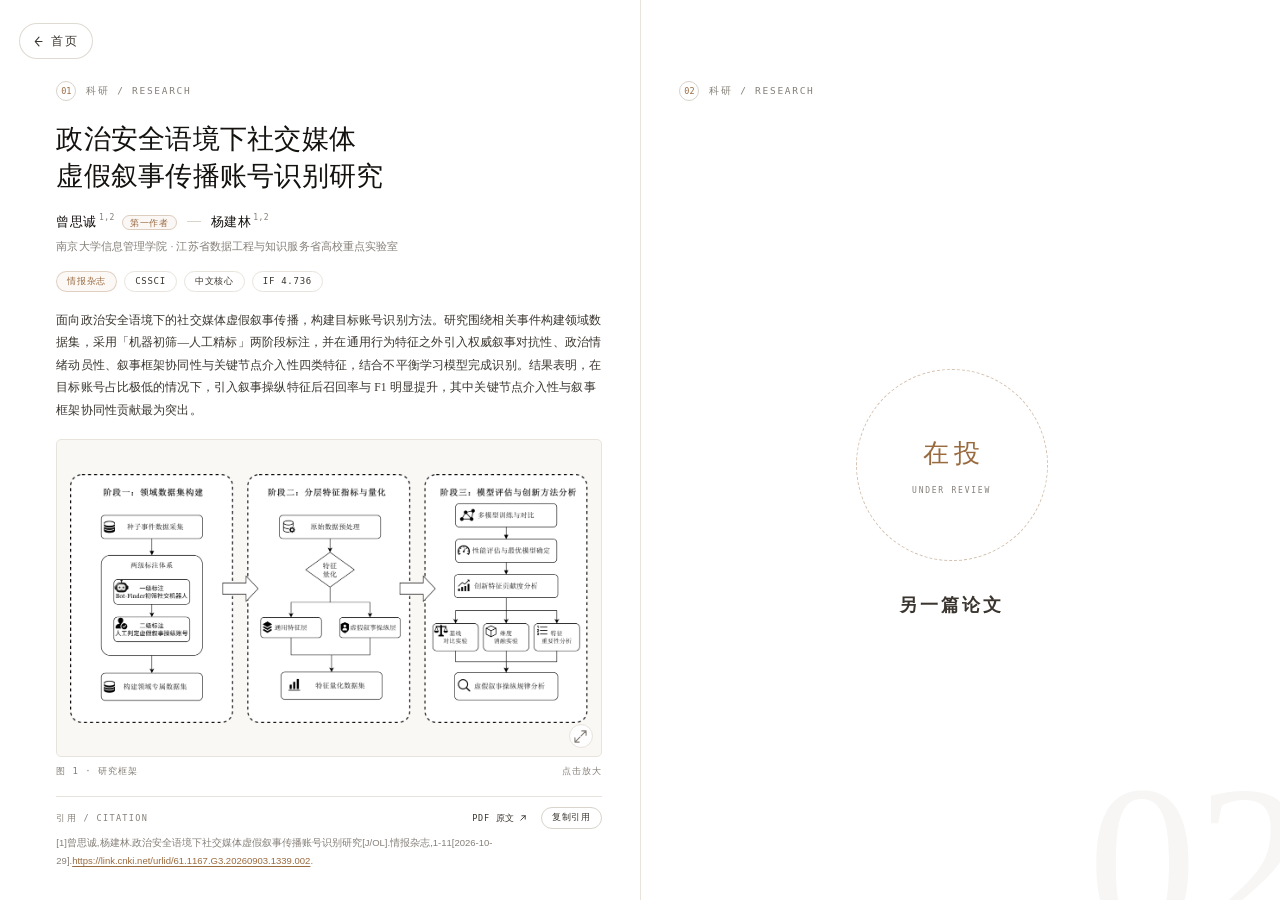
<file: research.html>
<!DOCTYPE html>
<html lang="zh-CN">
<head>
<meta charset="UTF-8">
<meta name="viewport" content="width=device-width, initial-scale=1.0">
<title>科研 · 曾思诚</title>
<meta name="description" content="曾思诚的科研成果：政治安全语境下社交媒体虚假叙事传播账号识别研究，情报杂志，CSSCI，中文核心。">
<link rel="canonical" href="https://zengsicheng.top/research.html">
<meta property="og:type" content="website">
<meta property="og:site_name" content="曾思诚">
<meta property="og:locale" content="zh_CN">
<meta property="og:title" content="科研 · 曾思诚">
<meta property="og:description" content="曾思诚的科研成果：政治安全语境下社交媒体虚假叙事传播账号识别研究，情报杂志，CSSCI，中文核心。">
<meta property="og:url" content="https://zengsicheng.top/research.html">
<meta property="og:image" content="https://zengsicheng.top/assets/img/og-cover.jpg">
<meta property="og:image:width" content="1200">
<meta property="og:image:height" content="630">
<meta name="twitter:card" content="summary_large_image">
<meta name="theme-color" content="#faf8f4">
<link rel="icon" href="/favicon.svg" type="image/svg+xml">
<link rel="alternate icon" href="/favicon.ico" sizes="32x32">
<link rel="apple-touch-icon" href="/apple-touch-icon.png">
<link rel="stylesheet" href="assets/css/style.css">
</head>
<body class="research-page" id="top">

<a class="back-home" href="home.html">
  <svg class="back-icon" width="13" height="13" viewBox="0 0 13 13" fill="none" aria-hidden="true">
    <path d="M8 2.2 4.2 6.5 8 10.8M4.4 6.5H11" stroke="currentColor" stroke-width="1.1"
      stroke-linecap="round" stroke-linejoin="round"/>
  </svg>
  <span>首页</span>
</a>

<main class="paper-stage">

  <!-- 01 · published -->
  <section class="paper-panel paper-panel--main" aria-labelledby="paper-title">
    <p class="panel-eyebrow"><span class="panel-no">01</span>科研 / RESEARCH</p>

    <h1 class="paper-title" id="paper-title">政治安全语境下社交媒体<span class="nowrap">虚假叙事</span>传播账号识别研究</h1>

    <p class="paper-authors">
      <span>曾思诚<sup>1,2</sup><span class="author-tag">第一作者</span></span>
      <span class="author-sep" aria-hidden="true"></span>
      <span>杨建林<sup>1,2</sup></span>
    </p>

    <p class="paper-affil">南京大学信息管理学院 · 江苏省数据工程与知识服务省高校重点实验室</p>

    <ul class="paper-meta">
      <li>情报杂志</li>
      <li>CSSCI</li>
      <li>中文核心</li>
      <li>IF 4.736</li>
    </ul>

    <p class="paper-intro">
      面向政治安全语境下的社交媒体虚假叙事传播，构建目标账号识别方法。研究围绕相关事件构建领域数据集，采用「机器初筛—人工精标」两阶段标注，并在通用行为特征之外引入权威叙事对抗性、政治情绪动员性、叙事框架协同性与关键节点介入性四类特征，结合不平衡学习模型完成识别。结果表明，在目标账号占比极低的情况下，引入叙事操纵特征后召回率与 F1 明显提升，其中关键节点介入性与叙事框架协同性贡献最为突出。
    </p>

    <figure class="paper-figure">
      <button class="figure-frame" type="button" aria-label="放大查看研究框架图">
        <img src="assets/img/research-framework.png"
          alt="研究框架图：阶段一领域数据集构建、阶段二分层特征指标与量化、阶段三模型评估与创新方法分析">
        <span class="figure-zoom" aria-hidden="true">
          <svg width="13" height="13" viewBox="0 0 14 14" fill="none">
            <path d="M8.4 1H13v4.6M13 1 7.6 6.4M5.6 13H1V8.4M1 13l5.4-5.4" stroke="currentColor"
              stroke-width="1.2" stroke-linecap="round" stroke-linejoin="round"/>
          </svg>
        </span>
      </button>
      <figcaption class="figure-cap">
        <span>图 1 · 研究框架</span>
        <span>点击放大</span>
      </figcaption>
    </figure>

    <div class="paper-cite">
      <div class="cite-head">
        <span class="cite-label">引用 / CITATION</span>
        <div class="cite-actions">
          <a class="pdf-link" href="assets/pdf/research-paper.pdf" target="_blank" rel="noopener">
            PDF 原文
            <svg width="8" height="8" viewBox="0 0 9 9" fill="none" aria-hidden="true">
              <path d="M2 7 7 2M3.2 2H7v3.8" stroke="currentColor" stroke-width="1" stroke-linecap="round"
                stroke-linejoin="round"/>
            </svg>
          </a>
          <button class="copy-btn" type="button">复制引用</button>
        </div>
      </div>
      <p class="cite-text">[1]曾思诚,杨建林.政治安全语境下社交媒体虚假叙事传播账号识别研究[J/OL].情报杂志,1-11[2026-10-29].<a
          href="https://link.cnki.net/urlid/61.1167.G3.20260903.1339.002" target="_blank"
          rel="noopener">https://link.cnki.net/urlid/61.1167.G3.20260903.1339.002</a>.</p>
    </div>
  </section>

  <!-- 02 · under review -->
  <section class="paper-panel paper-panel--pending" aria-labelledby="pending-title">
    <p class="panel-eyebrow"><span class="panel-no">02</span>科研 / RESEARCH</p>

    <div class="pending">
      <div class="pending-stamp">
        <span class="pending-status">在投</span>
        <span class="pending-en">UNDER REVIEW</span>
      </div>
      <h2 class="pending-title" id="pending-title">另一篇论文</h2>
    </div>

    <span class="pending-ghost" aria-hidden="true">02</span>
  </section>

</main>

<div class="lightbox" id="lightbox" role="dialog" aria-modal="true" aria-label="研究框架图">
  <button class="lightbox-close" type="button" aria-label="关闭大图">
    <svg width="16" height="16" viewBox="0 0 16 16" fill="none" aria-hidden="true">
      <path d="M3 3l10 10M13 3 3 13" stroke="currentColor" stroke-width="1.3" stroke-linecap="round"/>
    </svg>
  </button>
  <img class="lightbox-img" src="assets/img/research-framework.png"
    alt="研究框架图：阶段一领域数据集构建、阶段二分层特征指标与量化、阶段三模型评估与创新方法分析">
</div>

<script src="assets/js/research.js"></script>
</body>
</html>
</file>
<file: assets/css/welcome.css>
/* =========================================================
   曾思诚 · 欢迎页
   背景大字 + Q 版形象（视线跟随）+ 进入按钮
   页面只保留：大字 / 形象 / 两行文字 / 按钮
   ========================================================= */

:root {
  --paper: #faf8f4;
  --paper-warm: #f6f2ea;
  --ink: #14120f;
  --ink-soft: #3a352f;
  --muted: #857f78;
  --accent: #9a6a3f;

  --font-sans: -apple-system, BlinkMacSystemFont, "PingFang SC", "Hiragino Sans GB",
    "Microsoft YaHei", "Segoe UI", sans-serif;
  --font-serif: "Songti SC", "STSong", "Noto Serif SC", "Times New Roman", Georgia, serif;

  --ease: cubic-bezier(0.22, 0.68, 0.16, 1);

  /* JS 写入：-1 → 1 */
  --mx: 0;
  --my: 0;
  /* 瞳孔最大位移（CSS 像素），JS 按实际渲染宽度换算 */
  --eye-x: 0px;
  --eye-y: 0px;
}

*,
*::before,
*::after { box-sizing: border-box; }

html, body { height: 100%; }

body.welcome {
  margin: 0;
  background:
    radial-gradient(120% 90% at 50% 6%, #fffdf8 0%, var(--paper) 44%, var(--paper-warm) 100%);
  color: var(--ink);
  font-family: var(--font-sans);
  overflow: hidden;
  -webkit-font-smoothing: antialiased;
}

/* ---------- 纸张噪点 ---------- */
.noise {
  position: fixed;
  inset: 0;
  z-index: 5;
  pointer-events: none;
  opacity: 0.5;
  mix-blend-mode: multiply;
  background-image: url("data:image/svg+xml,%3Csvg xmlns='http://www.w3.org/2000/svg' width='160' height='160'%3E%3Cfilter id='n'%3E%3CfeTurbulence type='fractalNoise' baseFrequency='0.85' numOctaves='3' stitchTiles='stitch'/%3E%3CfeColorMatrix type='saturate' values='0'/%3E%3C/filter%3E%3Crect width='100%25' height='100%25' filter='url(%23n)' opacity='0.14'/%3E%3C/svg%3E");
}

/* ---------- 背景大字 ---------- */
.wordmark {
  position: fixed;
  top: 17.5%;
  left: 50%;
  z-index: 1;
  margin: 0;
  font-family: var(--font-serif);
  font-weight: 500;
  font-size: clamp(74px, 17.4vw, 262px);
  line-height: 0.9;
  letter-spacing: -0.035em;
  white-space: nowrap;
  color: rgba(20, 18, 15, 0.055);
  -webkit-text-stroke: 1px rgba(20, 18, 15, 0.10);
  translate: -50% -50%;
  transform: translate3d(calc(var(--mx) * -16px), calc(var(--my) * -11px), 0);
  will-change: transform;
  user-select: none;
  pointer-events: none;
  animation: fadeIn 1.4s var(--ease) both;
}

/* ---------- 主体 ---------- */
.hero {
  position: relative;
  z-index: 3;
  height: 100svh;
  display: flex;
  flex-direction: column;
  align-items: center;
  justify-content: center;
  gap: clamp(22px, 4vh, 46px);
  padding: clamp(40px, 10vh, 104px) 24px clamp(12px, 2.4vh, 26px);
}

.avatar-wrap {
  position: relative;
  perspective: 1200px;
  display: grid;
  justify-items: center;
  position: relative;
  animation: riseIn 1.1s var(--ease) both;
  animation-delay: 0.12s;
}

.avatar-tilt {
  position: relative;
  height: clamp(300px, 56vh, 620px);
  transform-style: preserve-3d;
  transform:
    rotateY(calc(var(--mx) * 5deg))
    rotateX(calc(var(--my) * -3.5deg))
    translate3d(calc(var(--mx) * 8px), calc(var(--my) * 5px), 0);
  transition: transform 0.14s linear;
  will-change: transform;
  mask-image: linear-gradient(to bottom, #000 86%, rgba(0, 0, 0, 0.55) 96%, transparent 100%);
  -webkit-mask-image: linear-gradient(to bottom, #000 86%, rgba(0, 0, 0, 0.55) 96%, transparent 100%);
}

.avatar-base,
.avatar-eyes,
.avatar-blink {
  display: block;
  height: 100%;
  width: auto;
  -webkit-user-select: none;
  user-select: none;
  -webkit-user-drag: none;
}

.avatar-eyes,
.avatar-blink {
  position: absolute;
  inset: 0;
  height: 100%;
  margin: auto;
}

.avatar-eyes {
  transform: translate3d(var(--eye-x), var(--eye-y), 0);
  transition: transform 0.1s linear, opacity 0.06s linear;
  will-change: transform;
}

/* 眨眼图层：平时完全透明，眨眼瞬间显示（只含眼睑区域） */
.avatar-blink {
  opacity: 0;
  transition: opacity 0.06s linear;
  pointer-events: none;
}

body.eyes-closed .avatar-blink { opacity: 1; }
body.eyes-closed .avatar-eyes { opacity: 0; }

/* 图片解码完成前不显示，避免"先出现两只眼睛"的闪烁 */
.avatar-tilt { opacity: 0; }
body.is-ready .avatar-tilt { opacity: 1; transition: opacity 0.45s var(--ease); }

/* 加载期间垫一张模糊占位图（1KB），避免中间大片空白 */
.avatar-wrap::before {
  content: "";
  position: absolute;
  inset: 0;
  background: url("../img/welcome/avatar-lqip.webp") center / contain no-repeat;
  filter: blur(10px) saturate(0.9);
  opacity: 0.9;
  transition: opacity 0.45s var(--ease);
  pointer-events: none;
}
body.is-ready .avatar-wrap::before { opacity: 0; }

/* 阴影也要等人物出现再显示，否则会看到一团孤零零的灰影 */
.avatar-shadow { opacity: 0; transition: opacity 0.45s var(--ease); }
body.is-ready .avatar-shadow { opacity: 1; }

.avatar-shadow {
  position: absolute;
  bottom: -1px;
  left: 50%;
  width: min(72%, 380px);
  height: 22px;
  transform: translateX(-50%);
  background: radial-gradient(ellipse at center, rgba(60, 46, 30, 0.14) 0%, rgba(60, 46, 30, 0) 70%);
  filter: blur(2px);
  pointer-events: none;
}

/* ---------- 按钮 ---------- */
.visually-hidden {
  position: absolute;
  width: 1px; height: 1px;
  margin: -1px; padding: 0;
  overflow: hidden;
  clip: rect(0 0 0 0);
  clip-path: inset(50%);
  white-space: nowrap;
  border: 0;
}

.hero-foot {
  display: grid;
  justify-items: center;
  animation: riseIn 1.1s var(--ease) both;
  animation-delay: 0.3s;
}

.enter {
  display: inline-flex;
  align-items: center;
  gap: 10px;
  padding: 11px 30px;
  border: 1px solid var(--ink);
  border-radius: 999px;
  font-size: 13px;
  letter-spacing: 0.26em;
  text-indent: 0.26em;
  color: var(--ink);
  text-decoration: none;
  background: transparent;
  transition: background 0.35s var(--ease), color 0.35s var(--ease),
    transform 0.35s var(--ease), letter-spacing 0.35s var(--ease);
}

.enter:hover,
.enter:focus-visible {
  background: var(--ink);
  color: var(--paper);
  letter-spacing: 0.34em;
}

.enter-arrow { display: inline-grid; place-items: center; transition: transform 0.35s var(--ease); }
.enter:hover .enter-arrow { transform: translate(2px, -2px); }

/* ---------- 动效 ---------- */
@keyframes riseIn {
  from { opacity: 0; transform: translateY(12px); }
  to { opacity: 1; transform: translateY(0); }
}

@keyframes fadeIn {
  from { opacity: 0; }
  to { opacity: 1; }
}

/* 进入时的转场 */
body.is-leaving .wordmark { opacity: 0; }
body.is-leaving .avatar-tilt { transform: scale(1.08); }
body.is-leaving .hero-foot { opacity: 0; transform: translateY(8px); }
body.is-leaving .wordmark,
body.is-leaving .avatar-tilt,
body.is-leaving .hero-foot { transition: opacity 0.42s var(--ease), transform 0.5s var(--ease); }

/* ---------- 响应式 ---------- */
@media (max-width: 760px) {
  .wordmark { font-size: clamp(52px, 20vw, 112px); top: 16.5%; }
  .avatar-tilt { height: clamp(240px, 42vh, 400px); }
  .hero { gap: clamp(16px, 3vh, 26px); padding-top: clamp(60px, 11vh, 120px); padding-bottom: clamp(20px, 4vh, 44px); }
  .enter { padding: 10px 26px; }
}

@media (max-height: 700px) {
  .avatar-tilt { height: clamp(220px, 46vh, 380px); }
  .hero { gap: 14px; }
}

@media (prefers-reduced-motion: reduce) {
  .avatar-tilt,
  .avatar-eyes,
  .wordmark { transform: none !important; transition: none !important; }
  .avatar-wrap, .hero-foot, .wordmark { animation: none; }
}
</file>
<file: assets/css/style.css>
/* =========================================================
   曾思诚 · Personal Website
   One-screen home + shared sub-page styles
   ========================================================= */

/* ---------- Tokens ---------- */
:root {
  --white: #ffffff;
  --paper: #faf8f4;
  --ink: #14120f;
  --ink-soft: #3a352f;
  --muted: #857f78;
  --line: #e8e4dd;
  --line-strong: #d8d3cb;
  --hl: #f0e4d1;
  --accent: #9a6a3f;

  --font-sans: -apple-system, BlinkMacSystemFont, "PingFang SC", "Hiragino Sans GB",
    "Microsoft YaHei", "Segoe UI", sans-serif;
  --font-serif: "Songti SC", "STSong", "Noto Serif SC", "Source Han Serif SC",
    "Times New Roman", Georgia, serif;
  --font-mono: "SF Mono", ui-monospace, SFMono-Regular, Menlo, Consolas, monospace;

  --shell: 1280px;
  --shell-home: 1560px;
  --gutter: clamp(20px, 4.4vw, 64px);
  --ease: cubic-bezier(0.22, 0.68, 0.16, 1);
}

/* ---------- Reset ---------- */
*,
*::before,
*::after { box-sizing: border-box; }

html {
  -webkit-text-size-adjust: 100%;
  scroll-behavior: smooth;
  scroll-padding-top: 90px;
}

body {
  margin: 0;
  background: var(--white);
  color: var(--ink);
  font-family: var(--font-sans);
  line-height: 1.75;
  -webkit-font-smoothing: antialiased;
  -moz-osx-font-smoothing: grayscale;
}

h1, h2, h3, p, figure, ol, ul { margin: 0; }
ol, ul { padding: 0; list-style: none; }
img { display: block; max-width: 100%; }
a { color: inherit; text-decoration: none; }

::selection {
  background: var(--hl);
  color: var(--ink);
}

.shell {
  width: 100%;
  max-width: var(--shell);
  margin-inline: auto;
  padding-inline: var(--gutter);
}

/* =========================================================
   HOME · one screen
   ========================================================= */
body.home {
  height: 100vh;
  height: 100svh;
  overflow: hidden;
  display: flex;
  flex-direction: column;
}

/* Stage */
.stage {
  flex: 1 1 auto;
  min-height: 0;
  width: 100%;
  max-width: var(--shell-home);
  margin-inline: auto;
  padding: clamp(18px, 2.8vh, 40px) clamp(34px, 9vw, 180px) clamp(16px, 2.4vh, 34px);
  display: flex;
  flex-direction: column;
  justify-content: space-evenly;
  gap: clamp(28px, 4vh, 56px);
}

.stage-top {
  display: grid;
  grid-template-columns: minmax(0, 1fr) minmax(320px, 0.52fr);
  align-items: end;
  gap: clamp(32px, 5vw, 88px);
}

/* on tall-enough screens, drop the headline + education block slightly:
   the entry cards keep their position, the two text blocks stay bottom-aligned */
@media (min-height: 700px) {
  .stage-top { transform: translateY(clamp(10px, 2.4vh, 28px)); }
}

/* Headline */
.headline {
  font-family: var(--font-serif);
  font-weight: 500;
  font-size: clamp(1.75rem, 2.4vw + 1.1rem, 3.4rem);
  line-height: 1.26;
  letter-spacing: 0.005em;
}

.headline-eyebrow {
  display: block;
  font-family: var(--font-sans);
  font-size: clamp(12px, 1vw, 14px);
  font-weight: 400;
  letter-spacing: 0.22em;
  color: var(--muted);
  margin-bottom: clamp(8px, 1.4vh, 16px);
}

.headline-line { display: block; }

.hl {
  position: relative;
  z-index: 0;
  font-style: normal;
}

.hl::after {
  content: "";
  position: absolute;
  left: -0.02em;
  right: -0.02em;
  bottom: 0.09em;
  height: 0.4em;
  background: var(--hl);
  border-radius: 3px;
  z-index: -1;
}

/* Education rail */
.edu-list {
  --edu-gap: clamp(14px, 2.4vh, 26px);
  display: flex;
  flex-direction: column;
  gap: var(--edu-gap);
}

.edu-item {
  position: relative;
  display: flex;
  align-items: center;
  gap: clamp(10px, 1.2vw, 15px);
  padding-left: 18px;
}

.edu-item:not(:last-child)::after {
  content: "";
  position: absolute;
  left: 3px;
  top: 16px;
  bottom: calc(-1 * var(--edu-gap) - 10px);
  width: 1px;
  background: var(--line);
}

.edu-dot {
  position: absolute;
  left: 0;
  top: 9px;
  width: 7px;
  height: 7px;
  border-radius: 50%;
  background: var(--ink);
  box-shadow: 0 0 0 4px var(--white);
}

.edu-item:nth-child(2) .edu-dot { background: var(--accent); }

.edu-logo {
  flex: none;
  display: grid;
  place-items: center;
  width: clamp(38px, 3.4vw, 48px);
  height: clamp(38px, 3.4vw, 48px);
  padding: 5px;
  background: var(--white);
  border: 1px solid var(--line);
  border-radius: 8px;
}

.edu-logo img {
  width: 100%;
  height: 100%;
  object-fit: contain;
}

.edu-body { min-width: 0; }

.edu-date {
  font-family: var(--font-mono);
  font-size: 10.5px;
  letter-spacing: 0.08em;
  color: var(--muted);
  line-height: 1.6;
}

.edu-school {
  font-family: var(--font-serif);
  font-size: clamp(16px, 1.5vw, 20px);
  font-weight: 600;
  letter-spacing: 0.12em;
  line-height: 1.5;
}

.edu-detail {
  font-size: clamp(11px, 0.95vw, 12.5px);
  letter-spacing: 0.04em;
  color: var(--ink-soft);
  line-height: 1.7;
}

/* Entry cards */
.entries {
  display: grid;
  grid-template-columns: repeat(4, minmax(0, 1fr));
  gap: clamp(12px, 1.7vw, 26px);
}

.entry {
  display: flex;
  flex-direction: column;
  gap: clamp(9px, 1.3vh, 15px);
  transition: transform 0.5s var(--ease);
}

.entry:hover { transform: translateY(-3px); }

/* index + hairline, sits just above the picture */
.entry-meta {
  display: flex;
  align-items: center;
  gap: 10px;
  padding-inline: 2px;
}

.entry-no {
  font-family: var(--font-mono);
  font-size: 10px;
  letter-spacing: 0.18em;
  color: var(--muted);
  transition: color 0.35s var(--ease);
}

.entry-rule {
  flex: 1 1 auto;
  height: 1px;
  background: var(--line);
  transition: background-color 0.35s var(--ease);
}

.entry:hover .entry-no { color: var(--accent); }
.entry:hover .entry-rule { background: var(--accent); }

.entry-media {
  display: block;
  overflow: hidden;
  border-radius: 5px;
  background: var(--paper);
  aspect-ratio: 1 / 1;
}

.entry-media img {
  width: 100%;
  height: 100%;
  object-fit: cover;
  transition: transform 1s var(--ease);
}

.entry:hover .entry-media img { transform: scale(1.03); }

.entry-label {
  display: flex;
  align-items: baseline;
  justify-content: space-between;
  gap: 8px;
  padding-inline: 2px;
}

.entry-name {
  font-family: var(--font-serif);
  font-size: clamp(16px, 1.4vw, 20px);
  font-weight: 600;
  letter-spacing: 0.16em;
  color: var(--ink);
}

.entry-arrow {
  font-size: 15px;
  line-height: 1;
  color: var(--muted);
  transition: transform 0.45s var(--ease), color 0.35s var(--ease);
}

.entry:hover .entry-arrow {
  transform: translate(3px, -3px);
  color: var(--ink);
}

/* Home entrance */
.headline,
.edu-list,
.entry {
  animation: rise 0.9s var(--ease) both;
}

.headline { animation-delay: 0.05s; }
.edu-list { animation-delay: 0.16s; }
.entry:nth-child(1) { animation-delay: 0.22s; }
.entry:nth-child(2) { animation-delay: 0.28s; }
.entry:nth-child(3) { animation-delay: 0.34s; }
.entry:nth-child(4) { animation-delay: 0.4s; }

@keyframes rise {
  from { opacity: 0; transform: translateY(16px); }
  to { opacity: 1; transform: none; }
}

/* =========================================================
   SUB PAGES
   ========================================================= */
.site-header {
  position: fixed;
  inset: 0 0 auto 0;
  z-index: 100;
  background: rgba(255, 255, 255, 0.82);
  border-bottom: 1px solid transparent;
  backdrop-filter: saturate(160%) blur(14px);
  -webkit-backdrop-filter: saturate(160%) blur(14px);
}

.site-header.is-scrolled { border-bottom-color: var(--line); }

.header-inner {
  display: flex;
  align-items: center;
  justify-content: space-between;
  gap: 24px;
  height: 74px;
}

.site-nav {
  display: flex;
  align-items: center;
  gap: clamp(14px, 2.2vw, 32px);
}

.site-nav a {
  position: relative;
  display: inline-flex;
  align-items: baseline;
  gap: 5px;
  padding-block: 6px;
  font-size: 13.5px;
  letter-spacing: 0.04em;
  color: var(--ink-soft);
  transition: color 0.3s var(--ease);
}

.site-nav a span {
  font-family: var(--font-mono);
  font-size: 9px;
  color: var(--muted);
}

.site-nav a::after {
  content: "";
  position: absolute;
  left: 0;
  bottom: 0;
  width: 100%;
  height: 1px;
  background: var(--ink);
  transform: scaleX(0);
  transform-origin: left;
  transition: transform 0.45s var(--ease);
}

.site-nav a:hover { color: var(--ink); }
.site-nav a:hover::after { transform: scaleX(1); }

.page {
  min-height: 78vh;
  padding-top: clamp(140px, 20vh, 200px);
  padding-bottom: clamp(80px, 12vh, 140px);
}

.page-head {
  display: flex;
  align-items: baseline;
  gap: 18px;
  margin-bottom: 26px;
}

.page-title {
  font-family: var(--font-serif);
  font-size: clamp(2.3rem, 5.6vw, 3.8rem);
  font-weight: 500;
  letter-spacing: 0.06em;
  line-height: 1.2;
}

.sec-no {
  font-family: var(--font-mono);
  font-size: 11px;
  letter-spacing: 0.1em;
  color: var(--accent);
}

.page-en {
  font-family: var(--font-mono);
  font-size: 10px;
  letter-spacing: 0.24em;
  color: var(--muted);
}

.page-desc {
  max-width: 42ch;
  font-size: 14px;
  color: var(--muted);
  letter-spacing: 0.04em;
  line-height: 2;
  margin-bottom: 52px;
}

.page-rule {
  height: 1px;
  background: var(--line);
  margin-bottom: 30px;
}

.page-back {
  display: inline-flex;
  align-items: center;
  gap: 10px;
  font-family: var(--font-mono);
  font-size: 10px;
  letter-spacing: 0.18em;
  color: var(--muted);
  padding: 11px 22px 11px 18px;
  border: 1px solid var(--line);
  border-radius: 999px;
  margin-top: 38px;
  transition: border-color 0.35s var(--ease), color 0.35s var(--ease),
    background 0.35s var(--ease);
}

.page-back:hover {
  color: var(--ink);
  border-color: var(--line-strong);
  background: var(--paper);
}

.page-note {
  font-size: 13px;
  color: var(--muted);
  letter-spacing: 0.08em;
}

.site-footer {
  border-top: 1px solid var(--line);
  background: var(--paper);
  padding-block: clamp(52px, 8vh, 84px) 32px;
  margin-top: 40px;
}

.footer-wordmark {
  font-family: var(--font-serif);
  font-size: clamp(2.8rem, 10vw, 7rem);
  line-height: 1;
  letter-spacing: 0.08em;
  margin-bottom: clamp(30px, 5vw, 52px);
}

.footer-meta {
  display: flex;
  align-items: baseline;
  justify-content: space-between;
  gap: 20px;
  padding-top: 16px;
  border-top: 1px solid var(--line);
}

.footer-mono {
  font-family: var(--font-mono);
  font-size: 10px;
  letter-spacing: 0.16em;
  color: var(--muted);
}

.footer-top {
  font-size: 12.5px;
  letter-spacing: 0.1em;
  color: var(--ink-soft);
  transition: color 0.3s var(--ease);
}

.footer-top:hover { color: var(--accent); }

/* Sub-page reveal (only when JS is on) */
.has-js .reveal {
  opacity: 0;
  transform: translateY(18px);
  transition: opacity 0.85s var(--ease), transform 0.85s var(--ease);
}

.has-js .reveal.is-in {
  opacity: 1;
  transform: none;
}

/* =========================================================
   Responsive
   ========================================================= */
@media (max-width: 1100px) {
  .stage-top {
    grid-template-columns: minmax(0, 1fr);
    gap: clamp(20px, 3vh, 32px);
  }

  .edu-list {
    flex-direction: row;
    gap: clamp(16px, 4vw, 40px);
  }

  .edu-item {
    flex: 1 1 0;
    padding-left: 16px;
  }

  .edu-item:not(:last-child)::after { display: none; }

  .edu-dot { top: 7px; }

  /* keep the four entries on one row so the page stays one screen high */
  .entries { gap: clamp(12px, 2vw, 20px); }
}

@media (max-width: 599px) {
  .entries { grid-template-columns: repeat(2, minmax(0, 1fr)); }
  .entry-name { letter-spacing: 0.12em; }
}

@media (max-width: 480px) {
  /* narrow phones: stack the two schools so the text keeps one line each */
  .edu-list {
    flex-direction: column;
    gap: 12px;
  }

  .edu-item {
    flex: none;
    padding-left: 16px;
  }

  .edu-item:not(:last-child)::after {
    display: block;
    left: 3px;
    top: 16px;
    bottom: calc(-1 * 12px - 10px);
  }

  .edu-dot { top: 9px; }
}

@media (max-width: 420px) {
  .stage { gap: 18px; }
  .edu-detail { font-size: 11px; }
  .edu-list { gap: 14px; }
  .edu-logo {
    width: 34px;
    height: 34px;
    padding: 4px;
  }
  .edu-item { gap: 9px; padding-left: 14px; }
  .edu-dot { width: 6px; height: 6px; }
}

/* Short screens: keep everything on one page but tighten the rhythm */
@media (max-height: 820px) and (min-width: 600px) {
  .stage { gap: clamp(22px, 4.2vh, 44px); }
  .headline { font-size: clamp(1.7rem, 2.1vw + 1rem, 3rem); }
}

@media (max-height: 700px) and (min-width: 600px) {
  .stage { gap: clamp(18px, 3.4vh, 34px); }
  .edu-date { font-size: 10px; }
}

@media (max-height: 720px) and (max-width: 599px) {
  .stage { gap: 12px; padding-block: 24px 20px; }
  .headline-eyebrow { margin-bottom: 6px; }
  .edu-list { --edu-gap: 10px; }
  .edu-date { font-size: 10px; }
  .edu-school { font-size: 15px; }
  .entries { gap: 10px; }
  .entry { gap: 6px; }
}

/* Very short screens: allow scrolling instead of clipping content */
@media (max-height: 560px) {
  body.home {
    height: auto;
    min-height: 100svh;
    overflow-y: auto;
  }
  .stage { justify-content: flex-start; padding-block: 16px 24px; }
}

/* =========================================================
   Motion / focus
   ========================================================= */
@media (prefers-reduced-motion: reduce) {
  html { scroll-behavior: auto; }
  *,
  *::before,
  *::after {
    animation-duration: 0.001ms !important;
    animation-iteration-count: 1 !important;
    transition-duration: 0.001ms !important;
  }
  .has-js .reveal { opacity: 1; transform: none; }
}

a:focus-visible,
button:focus-visible {
  outline: 2px solid var(--ink);
  outline-offset: 4px;
  border-radius: 2px;
}

/* =========================================================
   INTERN · hanging badges
   ========================================================= */
body.intern-page {
  min-height: 100vh;
  display: flex;
  flex-direction: column;
  background: #fff;
}

.visually-hidden {
  position: absolute;
  width: 1px;
  height: 1px;
  margin: -1px;
  padding: 0;
  overflow: hidden;
  clip: rect(0 0 0 0);
  white-space: nowrap;
  border: 0;
}

/* back home */
.back-home {
  position: fixed;
  top: clamp(16px, 2.6vh, 28px);
  left: clamp(16px, 1.5vw, 24px);
  z-index: 20;
  display: inline-flex;
  align-items: center;
  gap: 7px;
  height: 36px;
  padding: 0 14px 0 11px;
  border: 1px solid rgba(120, 100, 70, 0.24);
  border-radius: 999px;
  background: rgba(255, 255, 255, 0.7);
  -webkit-backdrop-filter: blur(10px);
  backdrop-filter: blur(10px);
  font-size: 11.5px;
  letter-spacing: 0.14em;
  color: var(--ink-soft);
  transition: background 0.35s var(--ease), color 0.35s var(--ease),
    border-color 0.35s var(--ease), transform 0.35s var(--ease);
}

.back-home:hover {
  background: var(--ink);
  border-color: var(--ink);
  color: #fff;
  transform: translateY(-1px);
}

.back-icon {
  flex: none;
  transition: transform 0.35s var(--ease);
}

.back-home:hover .back-icon { transform: translateX(-3px); }

/* stage: the straps come straight down from the top of the page */
.intern-main {
  flex: 1 1 auto;
  width: 100%;
  max-width: 1280px;
  margin: 0 auto;
  padding: 0 var(--gutter) clamp(24px, 4vh, 40px);
  display: flex;
  min-height: 0;
}

.board {
  flex: 1 1 auto;
  display: grid;
  grid-template-columns: repeat(3, minmax(0, 1fr));
  gap: clamp(16px, 4vw, 64px);
  align-items: stretch;
}

.intern-cell {
  position: relative;
  display: flex;
  flex-direction: column;
  min-height: 0;
}

.hang {
  position: relative;
  flex: 1 1 auto;
  min-height: 240px;
  /* clip only above the hook line: the strap keeps pouring in from outside the page,
     while the card's shadow can still spill below and to the sides */
  clip-path: inset(0 -200px -260px -200px);
}

.pendulum {
  position: absolute;
  left: 50%;
  top: 0;
  width: 0;
  height: 0;
  /* how far the strap material runs above the hook, so a swinging strap
     never leaves a wedge of background at the top edge */
  --cord-over: 150px;
  transform-origin: 0 0;
  will-change: transform;
}

/* ---------- printed lanyard ---------- */
.cord {
  position: absolute;
  left: 0;
  top: calc(-1 * var(--cord-over, 150px));
  width: 26px;
  height: calc(var(--len, 200px) - 54px + var(--cord-over, 150px));
  transform: translateX(-50%);
  overflow: hidden;
  background-color: #ded2bd;
  background-image: repeating-linear-gradient(
      90deg,
      rgba(255, 255, 255, 0.16) 0 1px,
      rgba(255, 255, 255, 0) 1px 4px
    ),
    repeating-linear-gradient(
      0deg,
      rgba(120, 100, 70, 0.035) 0 1px,
      rgba(120, 100, 70, 0) 1px 6px
    ),
    linear-gradient(180deg, #ded2bd 0%, #c9bba2 100%);
  background-size: auto, auto, 100% calc(100% - var(--cord-over, 150px));
  background-position: left top, left top, left bottom;
  background-repeat: repeat, repeat, no-repeat;
  box-shadow: inset 1px 0 0 rgba(255, 255, 255, 0.5),
    inset -1px 0 0 rgba(95, 78, 52, 0.16), 2px 2px 4px rgba(80, 62, 38, 0.12);
}

.cord-mark {
  position: absolute;
  left: 50%;
  height: 19px;
  width: auto;
  max-width: 20px;
  transform: translateX(-50%);
  object-fit: contain;
  opacity: 0.95;
  mix-blend-mode: multiply;
  pointer-events: none;
  -webkit-user-drag: none;
}

/* strap end: metal crimp */
.crimp {
  position: absolute;
  left: 0;
  top: calc(var(--len, 200px) - 56px);
  z-index: 2;
  width: 26px;
  height: 16px;
  transform: translateX(-50%);
  border-radius: 2px;
  background: repeating-linear-gradient(
      90deg,
      rgba(85, 70, 50, 0.12) 0 1px,
      rgba(255, 255, 255, 0) 1px 3px
    ),
    linear-gradient(
      180deg,
      #f8f4ec 0%,
      #d8d0c1 34%,
      #a99f8e 56%,
      #ece5d9 76%,
      #b0a694 100%
    );
  box-shadow: 0 1px 2px rgba(40, 30, 18, 0.18),
    inset 0 0 0 1px rgba(255, 255, 255, 0.35);
}

/* swivel ring */
.ring {
  position: absolute;
  left: 0;
  top: calc(var(--len, 200px) - 44px);
  z-index: 2;
  width: 16px;
  height: 16px;
  transform: translateX(-50%);
  border: 2.5px solid #a99d8a;
  border-radius: 50%;
  box-shadow: inset 0 1px 2px rgba(0, 0, 0, 0.3),
    0 1px 2px rgba(0, 0, 0, 0.18);
}

/* badge clip */
.clip {
  position: absolute;
  left: 0;
  top: calc(var(--len, 200px) - 32px);
  z-index: 3;
  width: 30px;
  height: 42px;
  transform: translateX(-50%);
  border-radius: 3px 3px 4px 4px;
  background: linear-gradient(
    180deg,
    #fbf8f2 0%,
    #dfd7c8 16%,
    #b2a795 38%,
    #eae3d7 54%,
    #c4baa8 74%,
    #9c9282 100%
  );
  box-shadow: 0 2px 4px rgba(30, 24, 16, 0.22),
    0 4px 10px rgba(30, 24, 16, 0.12),
    inset 0 -3px 0 rgba(255, 255, 255, 0.22),
    inset 0 0 0 1px rgba(255, 255, 255, 0.45);
}

.clip::before {
  content: "";
  position: absolute;
  left: 4px;
  right: 4px;
  top: 26px;
  height: 2px;
  border-radius: 1px;
  background: rgba(58, 48, 35, 0.5);
  box-shadow: 0 1px 0 rgba(255, 255, 255, 0.55);
}

.clip::after {
  content: "";
  position: absolute;
  left: 50%;
  top: 6px;
  width: 6px;
  height: 6px;
  margin-left: -3px;
  border-radius: 50%;
  background: #7e7566;
  box-shadow: inset 0 1px 1px rgba(0, 0, 0, 0.55);
}

/* ---------- ID card ---------- */
.badge {
  position: absolute;
  left: 0;
  top: calc(var(--len, 200px) - 2px);
  z-index: 2;
  width: clamp(146px, 21vh, 200px);
  aspect-ratio: 5 / 7;
  transform: translateX(-50%);
  transform-origin: top center;
  border: 1px solid #d9d0c0;
  border-radius: 13px;
  background: radial-gradient(
      120% 70% at 18% 0%,
      #ffffff 0%,
      rgba(255, 255, 255, 0) 60%
    ),
    linear-gradient(158deg, #ffffff 0%, #fbf7f0 100%);
  box-shadow: inset 0 0 0 1px rgba(255, 255, 255, 0.8), 0 3px 0 #e6ddcd,
    0 6px 12px rgba(70, 52, 28, 0.15), 0 16px 26px -10px rgba(70, 52, 28, 0.2),
    0 34px 54px -18px rgba(70, 52, 28, 0.36);
  cursor: grab;
  touch-action: none;
  overflow: hidden;
  -webkit-user-select: none;
  user-select: none;
  -webkit-tap-highlight-color: transparent;
}

.badge:active { cursor: grabbing; }

.badge::before {
  content: "";
  position: absolute;
  inset: 0;
  background: linear-gradient(
    112deg,
    rgba(255, 255, 255, 0.85) 0%,
    rgba(255, 255, 255, 0) 38%
  );
  pointer-events: none;
}

.badge::after {
  content: "";
  position: absolute;
  inset: 0;
  border-radius: inherit;
  box-shadow: inset 0 0 0 1px rgba(255, 255, 255, 0.55),
    inset 0 16px 20px -18px rgba(70, 52, 28, 0.45);
  pointer-events: none;
}

.badge-logo {
  position: absolute;
  left: 50%;
  top: 55%;
  width: 66%;
  max-height: 50%;
  transform: translate(-50%, -50%);
  object-fit: contain;
  pointer-events: none;
  -webkit-user-drag: none;
}

/* ---------- caption ---------- */
.intern-info {
  flex: none;
  padding-top: clamp(16px, 2.4vh, 24px);
  text-align: center;
}

.intern-index {
  display: grid;
  place-items: center;
  width: 30px;
  height: 30px;
  margin: 0 auto 10px;
  border: 1px solid rgba(120, 100, 70, 0.35);
  border-radius: 50%;
  font-family: var(--font-mono);
  font-size: 10px;
  letter-spacing: 0.04em;
  color: var(--accent);
}

.intern-company {
  font-family: var(--font-serif);
  font-size: clamp(18px, 1.5vw, 22px);
  font-weight: 600;
  line-height: 1.4;
  letter-spacing: 0.14em;
}

.intern-role {
  max-width: 252px;
  margin: 7px auto 0;
  font-size: 12.5px;
  line-height: 1.75;
  letter-spacing: 0.03em;
  color: var(--ink-soft);
}

.intern-time {
  margin-top: 16px;
  font-family: var(--font-mono);
  font-size: 10.5px;
  letter-spacing: 0.08em;
  color: var(--muted);
}

.intern-time::before {
  content: "";
  display: block;
  width: 26px;
  height: 1px;
  margin: 0 auto 10px;
  background: rgba(120, 100, 70, 0.35);
}

.intern-info { animation: rise 0.9s var(--ease) both; animation-delay: 0.25s; }

@media (max-width: 900px) {
  .board { gap: clamp(12px, 3vw, 28px); }
  .intern-role { max-width: 220px; font-size: 12px; }
}

@media (max-width: 760px) {
  .intern-main { display: block; padding-bottom: 28px; }

  .board {
    display: block;
    max-width: 440px;
    margin: 0 auto;
  }

  .intern-cell { border-top: 1px solid rgba(120, 100, 70, 0.16); }

  .intern-cell:first-child { border-top: 0; }

  .intern-cell + .intern-cell { margin-top: 40px; }

  .hang { height: 440px; min-height: 0; }

  .badge { width: 158px; }

  .intern-role { max-width: 250px; }
}

@media (prefers-reduced-motion: reduce) {
  .intern-info { animation: none; }
}

/* =========================================================
   RESEARCH · two panels, one screen
   ========================================================= */
body.research-page {
  height: 100vh;
  overflow-x: hidden;
  overflow-y: auto;
  background: #fff;
}

.paper-stage {
  display: grid;
  grid-template-columns: minmax(0, 1fr) minmax(0, 1fr);
  width: 100%;
  max-width: 1480px;
  height: 100vh;
  margin: 0 auto;
}

.paper-panel {
  position: relative;
  display: flex;
  flex-direction: column;
  min-width: 0;
  min-height: 0;
}

.paper-panel--main {
  padding: clamp(70px, 9vh, 100px) clamp(26px, 3vw, 54px) clamp(22px, 3.4vh, 36px)
    var(--gutter);
}

.paper-panel--pending {
  padding: clamp(70px, 9vh, 100px) var(--gutter) clamp(22px, 3.4vh, 36px)
    clamp(26px, 3vw, 54px);
  border-left: 1px solid var(--line);
  overflow: hidden;
}

/* eyebrow */
.panel-eyebrow {
  display: flex;
  align-items: center;
  gap: 10px;
  margin-bottom: clamp(12px, 2.2vh, 20px);
  font-family: var(--font-mono);
  font-size: 9.5px;
  letter-spacing: 0.18em;
  color: var(--muted);
  text-transform: uppercase;
}

.panel-no {
  display: inline-grid;
  place-items: center;
  width: 20px;
  height: 20px;
  border: 1px solid var(--line-strong);
  border-radius: 50%;
  font-size: 8.5px;
  letter-spacing: 0;
  color: var(--accent);
}

/* title & meta */
.paper-title {
  font-family: var(--font-serif);
  font-size: clamp(22px, 1.75vw + 0.5vh, 32px);
  font-weight: 500;
  line-height: 1.4;
  letter-spacing: 0.01em;
  text-wrap: balance;
}

.nowrap { white-space: nowrap; }

.paper-authors {
  display: flex;
  align-items: center;
  flex-wrap: wrap;
  gap: 6px 10px;
  margin-top: clamp(10px, 1.6vh, 16px);
  font-family: var(--font-serif);
  font-size: clamp(13px, 0.95vw, 15px);
  letter-spacing: 0.04em;
}

.paper-authors sup {
  margin-left: 2px;
  font-family: var(--font-mono);
  font-size: 8px;
  color: var(--muted);
}

.author-tag {
  margin-left: 7px;
  padding: 2px 7px 1px;
  border: 1px solid rgba(154, 106, 63, 0.3);
  border-radius: 999px;
  background: rgba(154, 106, 63, 0.05);
  font-family: var(--font-mono);
  font-size: 8.5px;
  letter-spacing: 0.08em;
  color: var(--accent);
}

.author-sep {
  width: 14px;
  height: 1px;
  background: var(--line-strong);
}

.paper-affil {
  margin-top: 5px;
  font-size: 10.5px;
  line-height: 1.6;
  letter-spacing: 0.01em;
  color: var(--muted);
}

.paper-meta {
  display: flex;
  flex-wrap: wrap;
  gap: 7px;
  margin-top: clamp(10px, 1.8vh, 16px);
}

.paper-meta li {
  padding: 3px 10px;
  border: 1px solid var(--line);
  border-radius: 999px;
  font-family: var(--font-mono);
  font-size: 9px;
  letter-spacing: 0.08em;
  line-height: 1.4;
  color: var(--ink-soft);
}

.paper-meta li:first-child {
  border-color: rgba(154, 106, 63, 0.28);
  background: rgba(154, 106, 63, 0.045);
  color: var(--accent);
}

/* abstract */
.paper-intro {
  margin-top: clamp(12px, 1.9vh, 18px);
  font-family: var(--font-serif);
  font-size: clamp(11.5px, 0.9vw, 13.5px);
  line-height: 1.95;
  letter-spacing: 0.01em;
  color: var(--ink-soft);
}

/* figure */
.paper-figure {
  display: flex;
  flex-direction: column;
  flex: 1 1 auto;
  min-height: 0;
  margin-top: clamp(12px, 2vh, 20px);
}

.figure-frame {
  position: relative;
  flex: 1 1 auto;
  min-height: 100px;
  display: flex;
  align-items: center;
  justify-content: center;
  padding: clamp(8px, 1vw, 14px);
  border: 1px solid var(--line);
  border-radius: 5px;
  background: var(--paper);
  cursor: zoom-in;
  overflow: hidden;
  transition: border-color 0.4s var(--ease);
}

.figure-frame:hover { border-color: var(--line-strong); }

.figure-frame img {
  max-width: 100%;
  max-height: 100%;
  width: auto;
  height: auto;
}

.figure-zoom {
  position: absolute;
  right: 8px;
  bottom: 8px;
  display: grid;
  place-items: center;
  width: 24px;
  height: 24px;
  border: 1px solid var(--line);
  border-radius: 50%;
  background: rgba(255, 255, 255, 0.9);
  color: var(--muted);
}

.figure-cap {
  display: flex;
  align-items: baseline;
  justify-content: space-between;
  gap: 12px;
  flex: none;
  margin-top: 7px;
  font-family: var(--font-mono);
  font-size: 9px;
  letter-spacing: 0.1em;
  color: var(--muted);
}

/* citation */
.paper-cite {
  flex: none;
  margin-top: clamp(10px, 1.8vh, 18px);
  padding-top: 10px;
  border-top: 1px solid var(--line);
}

.cite-head {
  display: flex;
  align-items: center;
  justify-content: space-between;
  gap: 12px;
  margin-bottom: 5px;
}

.cite-label {
  font-family: var(--font-mono);
  font-size: 8.5px;
  letter-spacing: 0.16em;
  color: var(--muted);
}

.cite-actions {
  display: flex;
  align-items: center;
  gap: 14px;
}

.pdf-link {
  display: inline-flex;
  align-items: center;
  gap: 4px;
  font-family: var(--font-mono);
  font-size: 8.5px;
  letter-spacing: 0.08em;
  color: var(--ink-soft);
  transition: color 0.3s var(--ease);
}

.pdf-link:hover { color: var(--accent); }

.copy-btn {
  padding: 4px 10px;
  border: 1px solid var(--line-strong);
  border-radius: 999px;
  background: #fff;
  font-family: var(--font-mono);
  font-size: 8.5px;
  letter-spacing: 0.08em;
  color: var(--ink-soft);
  cursor: pointer;
  transition: background 0.3s var(--ease), color 0.3s var(--ease),
    border-color 0.3s var(--ease);
}

.copy-btn:hover {
  border-color: var(--ink);
  color: var(--ink);
}

.copy-btn.is-copied {
  background: var(--ink);
  border-color: var(--ink);
  color: #fff;
}

.cite-text {
  font-size: 9.5px;
  line-height: 1.85;
  color: var(--muted);
  word-break: break-word;
}

.cite-text a {
  color: var(--accent);
  text-decoration: underline;
  text-decoration-thickness: 1px;
  text-underline-offset: 2px;
}

/* pending panel */
.pending {
  position: relative;
  z-index: 1;
  flex: 1 1 auto;
  display: flex;
  flex-direction: column;
  align-items: center;
  justify-content: center;
  gap: clamp(18px, 3.2vh, 32px);
  min-height: 0;
}

.pending-stamp {
  display: flex;
  flex-direction: column;
  align-items: center;
  justify-content: center;
  gap: 7px;
  width: clamp(168px, 15vw, 232px);
  aspect-ratio: 1;
  border: 1px dashed rgba(154, 106, 63, 0.42);
  border-radius: 50%;
  color: var(--accent);
}

.pending-status {
  font-family: var(--font-serif);
  font-size: clamp(22px, 2vw, 30px);
  letter-spacing: 0.18em;
  text-indent: 0.18em;
}

.pending-en {
  font-family: var(--font-mono);
  font-size: 8px;
  letter-spacing: 0.22em;
  color: var(--muted);
}

.pending-title {
  font-family: var(--font-serif);
  font-size: clamp(17px, 1.4vw, 21px);
  font-weight: 600;
  letter-spacing: 0.16em;
  color: var(--ink-soft);
}

.pending-ghost {
  position: absolute;
  right: -4%;
  bottom: -8%;
  z-index: 0;
  font-family: var(--font-serif);
  font-size: clamp(140px, 17vw, 250px);
  line-height: 1;
  color: rgba(70, 52, 28, 0.045);
  pointer-events: none;
  user-select: none;
}

/* ---------- lightbox ---------- */
.lightbox {
  position: fixed;
  inset: 0;
  z-index: 200;
  display: none;
  place-items: center;
  padding: 4vh 4vw;
  background: rgba(18, 16, 13, 0.94);
}

.lightbox.is-open { display: grid; }

.lightbox-img {
  max-width: 100%;
  max-height: 92vh;
  width: auto;
  border-radius: 4px;
  background: #fff;
}

.lightbox-close {
  position: absolute;
  top: 22px;
  right: 24px;
  display: grid;
  place-items: center;
  width: 40px;
  height: 40px;
  border: 1px solid rgba(255, 255, 255, 0.3);
  border-radius: 50%;
  background: rgba(255, 255, 255, 0.12);
  color: #fff;
  cursor: pointer;
  transition: background 0.3s var(--ease);
}

.lightbox-close:hover { background: rgba(255, 255, 255, 0.24); }

/* ---------- responsive ---------- */
@media (max-width: 680px) {
  body.research-page {
    height: auto;
    overflow: visible;
  }

  .paper-stage {
    grid-template-columns: minmax(0, 1fr);
    height: auto;
    max-width: none;
  }

  .paper-panel--main {
    padding: 84px var(--gutter) 44px;
  }

  .paper-panel--pending {
    min-height: 420px;
    padding: 52px var(--gutter) 64px;
    border-top: 1px solid var(--line);
    border-left: 0;
  }

  .paper-figure {
    flex: none;
    margin-top: 18px;
  }

  .figure-frame {
    flex: none;
    display: block;
    padding: 10px;
  }

  .figure-frame img {
    width: 100%;
    height: auto;
    max-height: none;
  }

  .paper-title { font-size: clamp(24px, 5vw, 34px); }

  .paper-intro {
    font-size: 13px;
    line-height: 2;
  }

  .cite-text { font-size: 11px; }

  .pending-ghost { display: none; }

  .pending-stamp { width: 180px; }
}

@media (max-width: 600px) {
  .paper-panel--main { padding-top: 76px; }

  .cite-head {
    align-items: flex-start;
    flex-direction: column;
    gap: 8px;
  }

  .cite-actions { width: 100%; justify-content: space-between; }

  .paper-meta li { font-size: 8.5px; }
}

/* =========================================================
   PRODUCT · overview
   ========================================================= */
body.plist-page {
  height: 100vh;
  overflow: hidden;
  display: flex;
  flex-direction: column;
}

.plist {
  flex: 1 1 auto;
  display: flex;
  flex-direction: column;
  justify-content: center;
  min-height: 0;
  width: 100%;
  max-width: 1240px;
  margin: 0 auto;
  padding: clamp(56px, 7.4vh, 84px) var(--gutter) clamp(22px, 3vh, 34px);
  gap: clamp(18px, 3vh, 34px);
}

.plist-head { flex: none; }

.plist-eyebrow {
  display: flex;
  align-items: center;
  gap: 10px;
  margin-bottom: 9px;
  font-family: var(--font-mono);
  font-size: 9.5px;
  letter-spacing: 0.18em;
  color: var(--muted);
}

.plist-no {
  display: inline-grid;
  place-items: center;
  width: 20px;
  height: 20px;
  border: 1px solid var(--line-strong);
  border-radius: 50%;
  font-size: 8.5px;
  letter-spacing: 0;
  color: var(--accent);
}

.plist-title {
  font-family: var(--font-serif);
  font-size: clamp(22px, 2.1vw, 28px);
  font-weight: 600;
  letter-spacing: 0.16em;
}

.pgrid {
  flex: none;
  display: grid;
  grid-template-columns: repeat(2, minmax(0, 1fr));
  gap: clamp(16px, 2vw, 28px);
}

.pcard { display: block; }

.pcard-media {
  position: relative;
  display: block;
  aspect-ratio: 16 / 9;
  border-radius: 10px;
  overflow: hidden;
  background: #16283c;
  box-shadow: 0 20px 36px -30px rgba(20, 34, 52, 0.6),
    inset 0 0 0 1px rgba(20, 34, 52, 0.07);
  transition: transform 0.55s var(--ease), box-shadow 0.55s var(--ease);
}

.pcard:hover .pcard-media,
.pcard:focus-visible .pcard-media {
  transform: translateY(-4px);
  box-shadow: 0 34px 54px -32px rgba(20, 34, 52, 0.55),
    inset 0 0 0 1px rgba(20, 34, 52, 0.09);
}

.pcard-media img {
  width: 100%;
  height: 100%;
  object-fit: cover;
  transition: transform 1.2s var(--ease);
}

.pcard:hover .pcard-media img { transform: scale(1.035); }

.pcard-veil {
  position: absolute;
  inset: 0;
  display: flex;
  align-items: flex-end;
  padding: clamp(14px, 1.5vw, 20px);
  background: linear-gradient(180deg, rgba(11, 23, 37, 0) 34%, rgba(11, 23, 37, 0.74) 100%);
  opacity: 0;
  transition: opacity 0.45s var(--ease);
}

.pcard:hover .pcard-veil,
.pcard:focus-visible .pcard-veil { opacity: 1; }

.pcard-words {
  display: flex;
  flex-wrap: wrap;
  gap: 7px;
  transform: translateY(9px);
  transition: transform 0.5s var(--ease);
}

.pcard:hover .pcard-words { transform: none; }

.pcard-words span {
  padding: 4px 10px;
  border: 1px solid rgba(255, 255, 255, 0.3);
  border-radius: 999px;
  background: rgba(255, 255, 255, 0.14);
  -webkit-backdrop-filter: blur(6px);
  backdrop-filter: blur(6px);
  font-size: 11.5px;
  letter-spacing: 0.06em;
  color: #fff;
}

.pcard-foot {
  display: flex;
  align-items: baseline;
  gap: 10px;
  padding-top: clamp(10px, 1.5vh, 15px);
}

.pcard-idx {
  font-family: var(--font-mono);
  font-size: 9px;
  letter-spacing: 0.06em;
  color: var(--muted);
}

.pcard-name {
  font-family: var(--font-serif);
  font-size: clamp(17px, 1.5vw, 21px);
  font-weight: 600;
  letter-spacing: 0.05em;
}

.pcard-arrow {
  margin-left: auto;
  display: grid;
  place-items: center;
  width: 22px;
  height: 22px;
  border: 1px solid var(--line-strong);
  border-radius: 50%;
  color: var(--muted);
  transition: transform 0.45s var(--ease), color 0.35s var(--ease),
    border-color 0.35s var(--ease), background 0.35s var(--ease);
}

.pcard:hover .pcard-arrow {
  transform: translate(2px, -2px);
  border-color: var(--ink);
  background: var(--ink);
  color: #fff;
}

.pcard-note {
  margin-left: auto;
  font-family: var(--font-mono);
  font-size: 8.5px;
  letter-spacing: 0.12em;
  color: var(--muted);
}

.pcard--soon .pcard-media {
  display: grid;
  place-items: center;
  border: 1px solid #efebe2;
  background: #fdfcf9;
  box-shadow: inset 0 0 0 6px #fff, inset 0 0 0 7px #f6f3ec;
}

.pcard--soon:hover .pcard-media { transform: none; box-shadow: none; }

.pcard-plus {
  display: grid;
  place-items: center;
  width: 40px;
  height: 40px;
  border: 1px solid #e6e1d6;
  border-radius: 50%;
  color: #cfc8ba;
}

.pcard--soon .pcard-name { color: var(--muted); }

@media (hover: none) {
  .pcard-veil { opacity: 1; }
  .pcard-words { transform: none; }
}

/* =========================================================
   PRODUCT · InterviewACE (one screen)
   ========================================================= */
body.iac-page {
  height: 100vh;
  overflow-x: hidden;
  overflow-y: auto;
  display: flex;
  flex-direction: column;
  background: #fff;
  --navy: #24456b;
  --navy-2: #35618f;
}

.iac {
  flex: 1 1 auto;
  display: flex;
  flex-direction: column;
  justify-content: center;
  justify-content: safe center;
  width: 100%;
  max-width: 1140px;
  margin: 0 auto;
  padding: clamp(52px, 6.6vh, 78px) var(--gutter) clamp(14px, 2vh, 24px);
}

/* ---------- top ---------- */
.iac-top {
  flex: none;
  display: grid;
  grid-template-columns: max-content minmax(0, 1fr);
  align-items: stretch;
  gap: clamp(20px, 2.4vw, 36px);
}

/* 左侧文字列与右侧视频等高：文字压顶，按钮贴底 */
.iac-head {
  display: flex;
  flex-direction: column;
  min-width: 0;
}

.iac-eyebrow {
  display: flex;
  align-items: center;
  gap: 10px;
  font-family: var(--font-mono);
  font-size: 9.5px;
  letter-spacing: 0.18em;
  color: var(--muted);
}

.iac-no {
  display: inline-grid;
  place-items: center;
  width: 20px;
  height: 20px;
  border: 1px solid var(--line-strong);
  border-radius: 50%;
  font-size: 8.5px;
  letter-spacing: 0;
  color: var(--navy-2);
}

.iac-title {
  margin-top: clamp(10px, 1.7vh, 15px);
  font-family: var(--font-serif);
  font-size: clamp(2.1rem, 4vw, 3.3rem);
  font-weight: 500;
  line-height: 1.04;
  letter-spacing: 0.01em;
}

.iac-title-accent {
  display: inline-block;
  margin-left: -0.05em;
  letter-spacing: -0.01em;
  color: var(--navy);
  font-style: italic;
  font-weight: 600;
}

.iac-sub {
  margin-top: 7px;
  font-family: var(--font-serif);
  font-size: clamp(13px, 1.1vw, 15px);
  letter-spacing: 0.2em;
  color: var(--ink-soft);
}

.iac-desc {
  max-width: 44ch;
  margin-top: 9px;
  font-size: 12.5px;
  line-height: 1.95;
  letter-spacing: 0.02em;
  color: var(--muted);
}

.iac-actions {
  display: flex;
  flex-wrap: wrap;
  gap: 9px;
  margin-top: auto;
  padding-top: clamp(14px, 2vh, 20px);
}

.iac-btn {
  display: inline-flex;
  align-items: center;
  gap: 8px;
  height: 36px;
  padding: 0 15px;
  border: 1px solid transparent;
  border-radius: 999px;
  font-size: 11.5px;
  letter-spacing: 0.1em;
  cursor: pointer;
  transition: transform 0.35s var(--ease), background 0.35s var(--ease),
    border-color 0.35s var(--ease), color 0.35s var(--ease);
}

.iac-btn:hover { transform: translateY(-1px); }

.iac-btn em {
  font-style: normal;
  font-family: var(--font-mono);
  font-size: 8.5px;
  letter-spacing: 0.04em;
  opacity: 0.55;
}

.iac-btn--dark {
  background: var(--ink);
  border-color: var(--ink);
  color: #fff;
}

.iac-btn--ghost {
  background: #fff;
  border-color: var(--line-strong);
  color: var(--ink-soft);
}

.iac-btn--ghost:hover {
  border-color: var(--ink);
  color: var(--ink);
}

/* banner */
.iac-banner {
  position: relative;
  display: block;
  width: 100%;
  margin: 0;
  padding: 0;
  border: 0;
  border-radius: 10px;
  overflow: hidden;
  background: #16283c;
  box-shadow: 0 26px 46px -38px rgba(22, 38, 58, 0.55);
  cursor: pointer;
}

.iac-banner img {
  display: block;
  width: 100%;
  height: auto;
  transition: transform 1.1s var(--ease);
}

.iac-banner:hover img { transform: scale(1.02); }

.iac-banner:focus-visible {
  outline: 2px solid var(--ink);
  outline-offset: 3px;
}

.iac-banner-chip {
  position: absolute;
  right: 14px;
  bottom: 14px;
  display: inline-flex;
  align-items: center;
  gap: 7px;
  padding: 6px 12px;
  border-radius: 999px;
  background: rgba(10, 20, 32, 0.62);
  border: 1px solid rgba(255, 255, 255, 0.22);
  -webkit-backdrop-filter: blur(8px);
  backdrop-filter: blur(8px);
  font-family: var(--font-mono);
  font-size: 9px;
  letter-spacing: 0.1em;
  color: #fff;
  opacity: 0;
  transform: translateY(4px);
  transition: opacity 0.4s var(--ease), transform 0.4s var(--ease);
}

.iac-banner:hover .iac-banner-chip,
.iac-banner:focus-visible .iac-banner-chip {
  opacity: 1;
  transform: none;
}

/* ---------- features ---------- */
.iac-feats {
  flex: none;
  margin-top: clamp(24px, 4.2vh, 48px);
}

.blk-head {
  display: flex;
  align-items: center;
  gap: 10px;
  margin-bottom: clamp(10px, 1.6vh, 16px);
}

.blk-no {
  font-family: var(--font-mono);
  font-size: 9px;
  letter-spacing: 0.08em;
  color: var(--navy-2);
}

.blk-title {
  font-family: var(--font-serif);
  font-size: clamp(14px, 1.3vw, 17px);
  font-weight: 600;
  letter-spacing: 0.12em;
  white-space: nowrap;
}

.blk-rule {
  flex: 1 1 auto;
  height: 1px;
  min-width: 16px;
  background: var(--line);
}

.feat-grid {
  display: grid;
  grid-template-columns: repeat(4, minmax(0, 1fr));
  gap: clamp(10px, 1.2vw, 16px);
}

.feat {
  position: relative;
  display: flex;
  flex-direction: column;
  justify-content: center;
  gap: 12px;
  min-height: clamp(132px, 17.5vh, 168px);
  padding: clamp(14px, 1.8vh, 20px) clamp(14px, 1.3vw, 19px);
  border: 1px solid var(--line);
  border-radius: 9px;
  background: #fff;
  text-align: left;
  cursor: pointer;
  transition: border-color 0.4s var(--ease), box-shadow 0.4s var(--ease),
    transform 0.4s var(--ease);
}

.feat:hover,
.feat:focus-visible {
  border-color: rgba(36, 69, 107, 0.42);
  transform: translateY(-3px);
  box-shadow: 0 20px 34px -26px rgba(22, 38, 58, 0.55);
}

.feat-idx {
  font-family: var(--font-mono);
  font-size: 9px;
  letter-spacing: 0.08em;
  color: var(--navy-2);
}

.feat-body { display: block; }

.feat-name {
  display: block;
  font-family: var(--font-serif);
  font-size: clamp(15px, 1.24vw, 17.5px);
  font-weight: 600;
  letter-spacing: 0.06em;
  color: var(--ink);
  line-height: 1.4;
}

.feat-line {
  display: block;
  margin-top: 6px;
  font-size: 10.5px;
  line-height: 1.6;
  letter-spacing: 0.02em;
  color: var(--muted);
}

.feat-go {
  position: absolute;
  top: 13px;
  right: 13px;
  display: grid;
  place-items: center;
  width: 22px;
  height: 22px;
  border: 1px solid var(--line-strong);
  border-radius: 50%;
  color: var(--muted);
  opacity: 0;
  transform: translate(-3px, 3px);
  transition: opacity 0.35s var(--ease), transform 0.35s var(--ease),
    border-color 0.3s var(--ease), color 0.3s var(--ease);
}

.feat:hover .feat-go,
.feat:focus-visible .feat-go {
  opacity: 1;
  transform: none;
  border-color: var(--navy);
  color: var(--navy);
}

/* =========================================================
   PRODUCT · sheet & video overlays
   ========================================================= */
.sheet {
  position: fixed;
  inset: 0;
  z-index: 200;
  display: none;
  place-items: center;
  padding: clamp(16px, 3.4vh, 42px) clamp(16px, 3.4vw, 44px);
  background: rgba(18, 22, 28, 0.55);
  -webkit-backdrop-filter: blur(7px);
  backdrop-filter: blur(7px);
}

.sheet.is-open { display: grid; }

.sheet-close,
.vid-close {
  position: absolute;
  top: clamp(14px, 3vh, 26px);
  right: clamp(14px, 3vw, 30px);
  display: grid;
  place-items: center;
  width: 38px;
  height: 38px;
  border: 1px solid rgba(255, 255, 255, 0.28);
  border-radius: 50%;
  background: rgba(255, 255, 255, 0.14);
  color: #fff;
  cursor: pointer;
  transition: background 0.3s var(--ease), transform 0.3s var(--ease);
}

.sheet-close {
  border-color: rgba(20, 30, 44, 0.12);
  background: rgba(255, 255, 255, 0.96);
  color: #1b2a3a;
  box-shadow: 0 8px 20px -10px rgba(20, 30, 44, 0.4);
}

.sheet-close:hover { background: #fff; }

.sheet-close:focus-visible,
.vid-close:focus-visible {
  outline: 2px solid #fff;
  outline-offset: 3px;
}

.sheet-close:hover,
.vid-close:hover { transform: rotate(90deg); }

.sheet-panel:focus,
.sheet-panel:focus-visible { outline: none; }

.sheet-panel {
  --shot-h: clamp(300px, calc(90vh - 208px), 620px);
  width: min(calc(3 * var(--shot-h) * 0.4618 + 112px), 94vw);
  max-height: 90vh;
  overflow: auto;
  padding: clamp(24px, 2.8vw, 38px);
  border-radius: 12px;
  background: #fff;
  box-shadow: 0 40px 80px -40px rgba(0, 0, 0, 0.55);
  -webkit-overflow-scrolling: touch;
}

.sheet-title {
  position: absolute;
  width: 1px;
  height: 1px;
  overflow: hidden;
  clip: rect(0 0 0 0);
  white-space: nowrap;
}

.feat-panel { display: none; }

.feat-panel.is-active { display: block; }

.panel-kicker {
  font-family: var(--font-mono);
  font-size: 8.5px;
  letter-spacing: 0.18em;
  color: var(--navy-2);
}

.panel-title {
  margin-top: 7px;
  font-family: var(--font-serif);
  font-size: clamp(19px, 2vw, 25px);
  font-weight: 600;
  letter-spacing: 0.06em;
}

.panel-text {
  max-width: 72ch;
  margin-top: 9px;
  font-size: 12.5px;
  line-height: 1.95;
  letter-spacing: 0.01em;
  color: var(--muted);
}

.panel-shots {
  display: grid;
  grid-template-columns: repeat(3, minmax(0, 1fr));
  gap: clamp(10px, 1.5vw, 18px);
  align-items: start;
  justify-items: center;
  margin-top: clamp(16px, 2.6vh, 26px);
}

.panel-shots img {
  width: auto;
  max-width: 100%;
  height: var(--shot-h);
  object-fit: contain;
  border: 1px solid #e6e1d8;
  border-radius: 12px;
  background: #fff;
  box-shadow: 0 18px 34px -26px rgba(22, 38, 58, 0.55);
  cursor: zoom-in;
}

/* video layer */
.vid {
  position: fixed;
  inset: 0;
  z-index: 210;
  display: none;
  place-items: center;
  padding: 5vh 5vw;
  background: rgba(9, 12, 17, 0.96);
}

.vid.is-open { display: grid; }

.vid video {
  width: min(1080px, 92vw);
  max-height: 86vh;
  border-radius: 8px;
  background: #000;
  box-shadow: 0 40px 90px -40px rgba(0, 0, 0, 0.9);
}

body.is-locked { overflow: hidden; }

/* =========================================================
   PRODUCT · responsive
   ========================================================= */
@media (max-width: 1080px) {
  body.iac-page {
    height: auto;
    overflow: visible;
  }

  .iac { padding-top: 86px; padding-bottom: 30px; }

  .iac-top {
    grid-template-columns: minmax(0, 1fr);
    gap: clamp(18px, 3vh, 26px);
  }

  .iac-banner { max-width: 620px; }

  .feat-grid { grid-template-columns: repeat(2, minmax(0, 1fr)); }

  .feat { min-height: 120px; }
}

@media (max-width: 720px) {
  .iac { padding-top: 76px; }

  .iac-banner { max-width: none; }

  .feat { min-height: 108px; }

  .feat-go { opacity: 1; transform: none; }

  .sheet { padding: 12px; }

  .sheet-panel {
    max-height: 92vh;
    padding: 22px 18px 26px;
    border-radius: 10px;
  }

  .panel-shots {
    display: flex;
    gap: 12px;
    margin-inline: -18px;
    padding: 0 18px 6px;
    overflow-x: auto;
    scroll-snap-type: x mandatory;
  }

  .panel-shots img {
    flex: 0 0 64%;
    width: auto;
    height: auto;
    scroll-snap-align: start;
  }
}

@media (max-width: 460px) {
  .feat-grid { grid-template-columns: minmax(0, 1fr); }
  .feat { min-height: 96px; }
}

@media (max-height: 830px) and (min-width: 1081px) {
  .iac-title { font-size: clamp(1.9rem, 3.5vw, 2.9rem); }

  .feat { min-height: clamp(120px, 17vh, 158px); }

  .feat-name { font-size: clamp(14px, 1.15vw, 16.5px); }
}

/* =========================================================
   ABOUT · 工作之外 (one screen)
   ========================================================= */
body.about-page {
  min-height: 100vh;
  background: #fff;
}

/* page mark, top right */
.about-topmark {
  position: fixed;
  top: clamp(20px, 2.9vh, 30px);
  right: clamp(18px, 1.6vw, 28px);
  z-index: 20;
  display: flex;
  align-items: center;
  gap: 9px;
  font-family: var(--font-mono);
  font-size: 9px;
  letter-spacing: 0.18em;
  color: var(--muted);
}

.about-topmark-no {
  display: inline-grid;
  place-items: center;
  width: 21px;
  height: 21px;
  border: 1px solid var(--line-strong);
  border-radius: 50%;
  font-size: 8.5px;
  letter-spacing: 0;
  color: var(--accent);
}

.about-topmark-line {
  width: 22px;
  height: 1px;
  background: var(--line-strong);
}

.about {
  /* 左栏定宽（一行放下联系方式所需），右栏由收藏行宽决定，中间是设计好的栏间距；
     容器宽度 = 三者之和 + 两侧留白，所以留白不会随着屏幕变高变胖 */
  --about-left: 512px;
  --about-gap: clamp(88px, 7.4vw, 128px);
  --shelf-gap: clamp(6px, 0.7vw, 10px);
  --shelf-unit: clamp(100px, min(21vh, 13vw), 195px);
  --shelf-row-w: calc(var(--shelf-unit) * 2.8 + var(--shelf-gap) * 3);
  width: 100%;
  max-width: calc(
    var(--about-left) + var(--about-gap) + var(--shelf-row-w) + var(--gutter) * 2
  );
  margin-inline: auto;
  padding: clamp(70px, 9.6vh, 104px) var(--gutter) clamp(20px, 3.4vh, 38px);
  display: grid;
  grid-template-columns: minmax(0, 1fr) auto;
  gap: var(--about-gap);
  align-items: stretch;
}

/* the page is a single screen from laptop size up */
@media (min-width: 981px) and (min-height: 621px) {
  body.about-page {
    height: 100vh;
    height: 100svh;
    overflow: hidden;
  }

  .about { height: 100%; }
}

/* ---------- left: identity, print, contact ---------- */
.about-id {
  display: flex;
  flex-direction: column;
  min-height: 0;
}

.about-head { flex: none; }

.about-eyebrow {
  display: flex;
  align-items: center;
  gap: 9px;
  font-family: var(--font-mono);
  font-size: 9px;
  letter-spacing: 0.2em;
  color: var(--muted);
}

.about-dot {
  width: 5px;
  height: 5px;
  border-radius: 50%;
  background: var(--accent);
}

.about-title {
  margin-top: clamp(10px, 1.6vh, 16px);
  font-family: var(--font-serif);
  font-size: clamp(2.3rem, 4.3vw, 4rem);
  font-weight: 500;
  line-height: 1.06;
  letter-spacing: 0.06em;
}

.about-sub {
  margin-top: clamp(7px, 1.2vh, 12px);
  font-family: var(--font-serif);
  font-size: clamp(12.5px, 1.02vw, 15px);
  letter-spacing: 0.2em;
  color: var(--ink-soft);
}

/* framed illustration */
.about-print {
  flex: 1 1 auto;
  min-height: 0;
  display: flex;
  flex-direction: column;
  justify-content: center;
  gap: 8px;
}

.about-print-frame {
  display: block;
  /* 略小于原先，按列宽与视口高度取最小值，始终贴齐左栏 */
  width: min(100%, 56vh);
  aspect-ratio: 1 / 1;
  padding: clamp(6px, 0.8vh, 9px);
  border: 1px solid var(--line);
  background: #fff;
  box-shadow: 0 1px 2px rgba(70, 52, 28, 0.05),
    0 22px 44px -34px rgba(70, 52, 28, 0.55);
  transition: transform 0.6s var(--ease), box-shadow 0.6s var(--ease);
}

.about-print:hover .about-print-frame {
  transform: translateY(-3px);
  box-shadow: 0 2px 3px rgba(70, 52, 28, 0.06),
    0 30px 54px -34px rgba(70, 52, 28, 0.5);
}

.about-print-frame img {
  width: 100%;
  height: 100%;
  object-fit: cover;
}

.about-print figcaption {
  display: flex;
  align-items: baseline;
  justify-content: space-between;
  gap: 14px;
  width: min(100%, 56vh);
  font-family: var(--font-mono);
  font-size: 8px;
  letter-spacing: 0.16em;
  color: var(--muted);
}

/* contact */
.about-contact {
  flex: none;
  border-top: 1px solid var(--line);
  padding-top: clamp(9px, 1.5vh, 15px);
}

.contact-head {
  display: flex;
  align-items: baseline;
  justify-content: space-between;
  gap: 12px;
  margin-bottom: 3px;
}

.contact-title {
  font-family: var(--font-serif);
  font-size: 12.5px;
  font-weight: 600;
  letter-spacing: 0.18em;
  color: var(--ink-soft);
}

.contact-en {
  font-family: var(--font-mono);
  font-size: 8px;
  letter-spacing: 0.22em;
  color: var(--muted);
}

.contact-list {
  display: flex;
  flex-wrap: wrap;
  align-items: center;
  /* 两端对齐：右侧复制按钮与上方 CONTACT 标签右缘对齐 */
  justify-content: space-between;
  gap: 6px clamp(16px, 2.2vw, 30px);
  padding-bottom: 1px;
}

.contact-item {
  display: flex;
  align-items: center;
  gap: 8px;
  min-width: 0;
  max-width: 100%;
}

.contact-label {
  flex: none;
  font-family: var(--font-mono);
  font-size: 8px;
  letter-spacing: 0.14em;
  color: var(--muted);
}

.contact-value {
  min-width: 0;
  overflow: hidden;
  font-family: var(--font-mono);
  font-size: clamp(10px, 0.8vw, 11.8px);
  letter-spacing: 0.04em;
  color: var(--ink);
  white-space: nowrap;
  text-overflow: ellipsis;
  text-decoration: underline;
  text-decoration-color: transparent;
  text-decoration-thickness: 1px;
  text-underline-offset: 3px;
  transition: color 0.35s var(--ease), text-decoration-color 0.35s var(--ease);
}

.contact-value:hover { text-decoration-color: currentColor; }

.contact-copy {
  flex: none;
  min-height: 24px;
  padding: 3px 10px;
  border: 1px solid var(--line-strong);
  border-radius: 999px;
  background: transparent;
  font-family: var(--font-sans);
  font-size: 9.5px;
  line-height: 1.4;
  letter-spacing: 0.08em;
  color: var(--muted);
  cursor: pointer;
  transition: background 0.3s var(--ease), border-color 0.3s var(--ease),
    color 0.3s var(--ease);
}

.contact-copy:hover {
  border-color: var(--ink);
  color: var(--ink);
}

.contact-copy.is-copied,
.contact-copy.is-copied:hover {
  border-color: rgba(154, 106, 63, 0.55);
  background: var(--hl);
  color: var(--accent);
}

/* ---------- right: three shelves ---------- */
.about-shelves {
  /* 行宽 = 4 张封面 + 3 个间隔，三排收藏共用同一列宽 */
  width: var(--shelf-row-w);
  display: grid;
  grid-template-rows: repeat(3, minmax(0, 1fr));
  min-height: 0;
}

.shelf {
  display: flex;
  flex-direction: column;
  justify-content: center;
  gap: clamp(8px, 1.3vh, 13px);
  width: 100%;
  min-height: 0;
  padding: clamp(9px, 1.5vh, 16px) 0;
  border: 0;
  border-top: 1px solid var(--line);
  background: none;
  color: inherit;
  text-align: left;
  cursor: pointer;
}

.shelf:last-child { border-bottom: 1px solid var(--line); }

.shelf-head {
  display: flex;
  align-items: center;
  gap: 9px;
  padding-inline: 1px;
}

.shelf-no {
  font-family: var(--font-mono);
  font-size: 9px;
  letter-spacing: 0.06em;
  color: var(--accent);
}

.shelf-name {
  font-family: var(--font-serif);
  font-size: clamp(15px, 1.35vw, 18.5px);
  font-weight: 600;
  letter-spacing: 0.18em;
  white-space: nowrap;
  transition: color 0.35s var(--ease);
}

.shelf-en {
  font-family: var(--font-mono);
  font-size: 8px;
  letter-spacing: 0.2em;
  color: var(--muted);
  transform: translateY(1px);
}

.shelf-rule {
  flex: 1 1 auto;
  height: 1px;
  min-width: 14px;
  background: var(--line);
}

.shelf-go {
  display: grid;
  place-items: center;
  width: 23px;
  height: 23px;
  border: 1px solid var(--line-strong);
  border-radius: 50%;
  color: var(--muted);
  transition: background 0.35s var(--ease), border-color 0.35s var(--ease),
    color 0.35s var(--ease), transform 0.45s var(--ease);
}

.shelf:hover .shelf-go,
.shelf:focus-visible .shelf-go {
  border-color: var(--ink);
  background: var(--ink);
  color: #fff;
  transform: translate(2px, -2px);
}

.shelf:hover .shelf-name { color: var(--accent); }

.shelf-items {
  display: flex;
  align-items: flex-end;
  justify-content: flex-start;
  gap: var(--shelf-gap);
  min-width: 0;
  padding-bottom: clamp(5px, 0.9vh, 9px);
  border-bottom: 1px solid #f1eee7;
}

.shelf {
  --frame-h: var(--shelf-unit);
}

.shelf-frame {
  position: relative;
  flex: none;
  height: var(--frame-h);
  padding: clamp(3px, 0.5vh, 5px);
  border: 1px solid var(--line);
  background: #fff;
  box-shadow: 0 12px 22px -20px rgba(70, 52, 28, 0.55);
  transition: transform 0.5s var(--ease), box-shadow 0.5s var(--ease),
    border-color 0.35s var(--ease);
}

.shelf-frame img {
  display: block;
  width: 100%;
  height: 100%;
  object-fit: cover;
}

.shelf--games {
  /* 4 张 2:3 封面要铺满与历史排同样的行宽，行高比基准高 5% */
  --frame-h: calc(var(--shelf-unit) * 1.05);
}

.shelf--games .shelf-frame {
  width: calc(var(--frame-h) * 2 / 3);
}

.shelf--history {
  --frame-h: var(--shelf-unit);
}

.shelf--history .shelf-frame {
  width: calc(var(--frame-h) * 0.7);
}

.shelf--football .shelf-frame {
  width: calc(var(--frame-h) * 16 / 9);
}

.shelf:hover .shelf-frame {
  transform: translateY(-3px);
  box-shadow: 0 18px 30px -22px rgba(70, 52, 28, 0.6);
}

.shelf-frame::after {
  content: attr(data-cap);
  position: absolute;
  left: 6px;
  bottom: 6px;
  padding: 3px 7px;
  border-radius: 2px;
  background: rgba(18, 16, 13, 0.74);
  font-family: var(--font-mono);
  font-size: 7.5px;
  letter-spacing: 0.06em;
  color: #fff;
  opacity: 0;
  transform: translateY(4px);
  transition: opacity 0.35s var(--ease), transform 0.35s var(--ease);
  pointer-events: none;
}

.shelf-frame:hover::after {
  opacity: 1;
  transform: none;
}

/* 大屏单屏版式：三排收藏共用同一列宽，两端对齐 */
@media (min-width: 981px) {
  .shelf-items {
    justify-content: space-between;
  }

  /* 横图按行宽自适应，左右两端与上下两排图片对齐 */
  .shelf--football .shelf-frame {
    flex: 1 1 0;
    width: auto;
    height: auto;
    min-width: 0;
    aspect-ratio: 16 / 9;
  }
}

/* entrance */
.about-head,
.about-print,
.about-contact {
  animation: rise 0.9s var(--ease) both;
}

.about-print { animation-delay: 0.08s; }
.about-contact { animation-delay: 0.16s; }

.shelf { animation: rise 0.9s var(--ease) both; }
.shelf:nth-child(1) { animation-delay: 0.16s; }
.shelf:nth-child(2) { animation-delay: 0.23s; }
.shelf:nth-child(3) { animation-delay: 0.3s; }

/* =========================================================
   ABOUT · hobby sheet
   ========================================================= */
.hobby-sheet {
  position: fixed;
  inset: 0;
  z-index: 220;
  display: none;
  place-items: center;
  padding: clamp(14px, 3.2vh, 40px) clamp(14px, 3.2vw, 40px);
  background: rgba(20, 17, 13, 0.56);
  -webkit-backdrop-filter: blur(8px);
  backdrop-filter: blur(8px);
}

.hobby-sheet.is-open { display: grid; }

.hobby-panel {
  position: relative;
  width: min(1120px, 96vw);
  max-height: 92vh;
  overflow-y: auto;
  padding: clamp(24px, 3.4vw, 46px);
  border-radius: 12px;
  background: #fff;
  box-shadow: 0 50px 90px -40px rgba(20, 17, 13, 0.62);
  outline: none;
  -webkit-overflow-scrolling: touch;
}

.hobby-panel:focus-visible { outline: none; }

.hobby-sheet.is-open .hobby-panel {
  animation: sheetIn 0.45s var(--ease) both;
}

@keyframes sheetIn {
  from { opacity: 0; transform: translateY(16px) scale(0.986); }
  to { opacity: 1; transform: none; }
}

.hobby-close {
  position: absolute;
  top: clamp(14px, 2.2vw, 24px);
  right: clamp(14px, 2.2vw, 24px);
  display: grid;
  place-items: center;
  width: 36px;
  height: 36px;
  border: 1px solid var(--line-strong);
  border-radius: 50%;
  background: #fff;
  color: var(--ink-soft);
  cursor: pointer;
  transition: background 0.3s var(--ease), color 0.3s var(--ease),
    border-color 0.3s var(--ease), transform 0.3s var(--ease);
}

.hobby-close:hover {
  border-color: var(--ink);
  background: var(--ink);
  color: #fff;
  transform: rotate(90deg);
}

.hobby-close:focus-visible {
  outline: 2px solid var(--ink);
  outline-offset: 4px;
  border-radius: 50%;
}

.hobby-view { display: none; }

.hobby-view.is-active { display: block; }

.hobby-kicker {
  display: flex;
  align-items: center;
  gap: 9px;
  font-family: var(--font-mono);
  font-size: 9px;
  letter-spacing: 0.18em;
  color: var(--muted);
}

.hobby-no {
  display: inline-grid;
  place-items: center;
  width: 21px;
  height: 21px;
  border: 1px solid var(--line-strong);
  border-radius: 50%;
  font-size: 8.5px;
  letter-spacing: 0;
  color: var(--accent);
}

.hobby-title {
  margin-top: clamp(8px, 1.4vh, 13px);
  font-family: var(--font-serif);
  font-size: clamp(24px, 2.8vw, 36px);
  font-weight: 500;
  line-height: 1.2;
  letter-spacing: 0.14em;
}

.hobby-line {
  margin-top: 7px;
  font-family: var(--font-serif);
  font-size: clamp(12px, 1vw, 14px);
  letter-spacing: 0.06em;
  color: var(--muted);
}

.hobby-rail {
  display: flex;
  align-items: flex-end;
  gap: clamp(8px, 1.2vw, 15px);
  margin-top: clamp(18px, 3vh, 30px);
  padding-bottom: 4px;
  overflow-x: auto;
  overflow-y: hidden;
  scrollbar-width: thin;
  scroll-snap-type: x proximity;
}

.hobby-rail::-webkit-scrollbar { height: 4px; }
.hobby-rail::-webkit-scrollbar-thumb {
  background: var(--line-strong);
  border-radius: 2px;
}

.hobby-shot {
  flex: none;
  height: var(--shot-h);
  margin: 0;
  padding: clamp(3px, 0.6vh, 6px);
  border: 1px solid var(--line);
  background: #fff;
  box-shadow: 0 22px 36px -30px rgba(70, 52, 28, 0.55);
  scroll-snap-align: start;
}

.hobby-shot img {
  display: block;
  width: auto;
  height: 100%;
  object-fit: cover;
}

.hobby-shot--crop { width: clamp(220px, 24vw, 390px); }

.hobby-shot--crop img { width: 100%; object-position: 42% center; }

.hobby-view--games { --shot-h: clamp(200px, 34vh, 340px); }
.hobby-view--football { --shot-h: clamp(160px, 31vh, 280px); }
.hobby-view--history { --shot-h: clamp(160px, 29vh, 290px); }

.hobby-foot {
  display: flex;
  flex-direction: column;
  align-items: flex-start;
  gap: 10px;
  margin-top: clamp(18px, 3vh, 28px);
  padding-top: clamp(12px, 2vh, 17px);
  border-top: 1px solid var(--line);
}

.hobby-tags {
  display: flex;
  flex-wrap: wrap;
  gap: 7px;
}

.hobby-tags li {
  padding: 4px 11px;
  border: 1px solid var(--line);
  border-radius: 999px;
  font-family: var(--font-mono);
  font-size: 9.5px;
  letter-spacing: 0.05em;
  line-height: 1.5;
  color: var(--ink-soft);
}

.hobby-tags li:first-child {
  border-color: rgba(154, 106, 63, 0.3);
  background: rgba(154, 106, 63, 0.05);
  color: var(--accent);
}

body.is-locked { overflow: hidden; }

/* ---------- responsive ---------- */
@media (max-width: 1180px) {
  .about {
    --about-left: 460px;
    --about-gap: clamp(56px, 6vw, 88px);
  }
}

@media (max-width: 980px) {
  body.about-page {
    height: auto;
    overflow: visible;
  }

  .about {
    max-width: var(--shell);
    grid-template-columns: minmax(0, 1fr);
    gap: clamp(26px, 4vh, 38px);
    padding-top: 88px;
    padding-bottom: 48px;
  }

  .about-id { gap: 4px; }

  .about-print { flex: none; padding-block: 6px 12px; }

  .about-print-frame,
  .about-print figcaption { width: clamp(220px, 54vw, 420px); }

  .about-contact { margin-top: 10px; }

  .about-shelves {
    display: flex;
    flex-direction: column;
    gap: 0;
    width: 100%;
  }

  .shelf {
    padding-block: 18px;
    gap: 12px;
    --frame-h: clamp(110px, 22.5vw, 210px);
  }

  .shelf--games { --frame-h: clamp(120px, 28vw, 270px); }

  .shelf--history { --frame-h: clamp(110px, 24vw, 235px); }

  .shelf--football { --frame-h: clamp(110px, 25vw, 210px); }

  .about-topmark { display: none; }
}

@media (max-width: 620px) {
  .about { padding-top: 80px; }

  .about-title { font-size: clamp(2rem, 10vw, 2.9rem); }

  .about-print-frame,
  .about-print figcaption { width: min(100%, 330px); }

  .shelf-head { gap: 7px; }

  .shelf-items {
    gap: 8px;
    overflow-x: auto;
    overflow-y: hidden;
    padding-bottom: 8px;
    scrollbar-width: none;
    -webkit-overflow-scrolling: touch;
    scroll-snap-type: x proximity;
    overscroll-behavior-x: contain;
    -webkit-mask-image: linear-gradient(90deg, #000 0, #000 calc(100% - 30px), transparent 100%);
    mask-image: linear-gradient(90deg, #000 0, #000 calc(100% - 30px), transparent 100%);
  }

  .shelf-items::-webkit-scrollbar { display: none; }

  .shelf { --frame-h: 124px; }

  .shelf--games { --frame-h: 136px; }

  .shelf--history { --frame-h: 132px; }

  .shelf-frame { padding: 3px; scroll-snap-align: start; }

  .contact-value { font-size: 10.5px; }

  .hobby-sheet { padding: 0; }

  .hobby-rail { scrollbar-width: none; }

  .hobby-rail::-webkit-scrollbar { display: none; }

  .hobby-panel {
    width: 100%;
    max-height: 100vh;
    min-height: 100vh;
    padding: 26px 20px 34px;
    border-radius: 0;
  }

  .hobby-view--games { --shot-h: 210px; }
  .hobby-view--football { --shot-h: 180px; }
  .hobby-view--history { --shot-h: 170px; }
}

/* short laptops */
@media (min-width: 981px) and (max-height: 760px) {
  .about { padding-top: 78px; }

  .about-title { font-size: clamp(2rem, 3.8vw, 3rem); }

  .about-print-frame,
  .about-print figcaption { width: min(100%, 46vh); }

  .about { --shelf-unit: clamp(92px, 19vh, 160px); }

  .shelf {
    padding-block: 8px;
    gap: 7px;
  }
}

@media (max-width: 980px) {
  .about-print { justify-content: flex-start; }
}

@media (prefers-reduced-motion: reduce) {
  .about-head,
  .about-print,
  .about-contact,
  .shelf,
  .hobby-sheet.is-open .hobby-panel { animation: none; }
}

/* ---------- Site legal footer (ICP) ----------
   整站是一屏式布局，页脚必须足够薄，否则会挤掉工牌/卡片的空间 */
.site-legal {
  display: flex;
  flex-wrap: wrap;
  gap: 4px 12px;
  align-items: center;
  justify-content: center;
  padding: 14px var(--gutter) 16px;
  border-top: 1px solid var(--line);
  margin-top: 20px;
  color: var(--muted);
  font-size: 11.5px;
  letter-spacing: 0.02em;
  line-height: 1.5;
}
.site-legal a {
  border-bottom: 1px solid var(--line-strong);
  transition: color 0.2s var(--ease), border-color 0.2s var(--ease);
}
.site-legal a:hover { color: var(--ink); border-color: var(--ink); }

/* 首页底部不需要额外留白 */
body.home .site-legal { margin-top: 8px; border-top: 0; }

@media (max-width: 640px) {
  .site-legal { margin-top: 16px; padding-bottom: 18px; }
}
</file>
